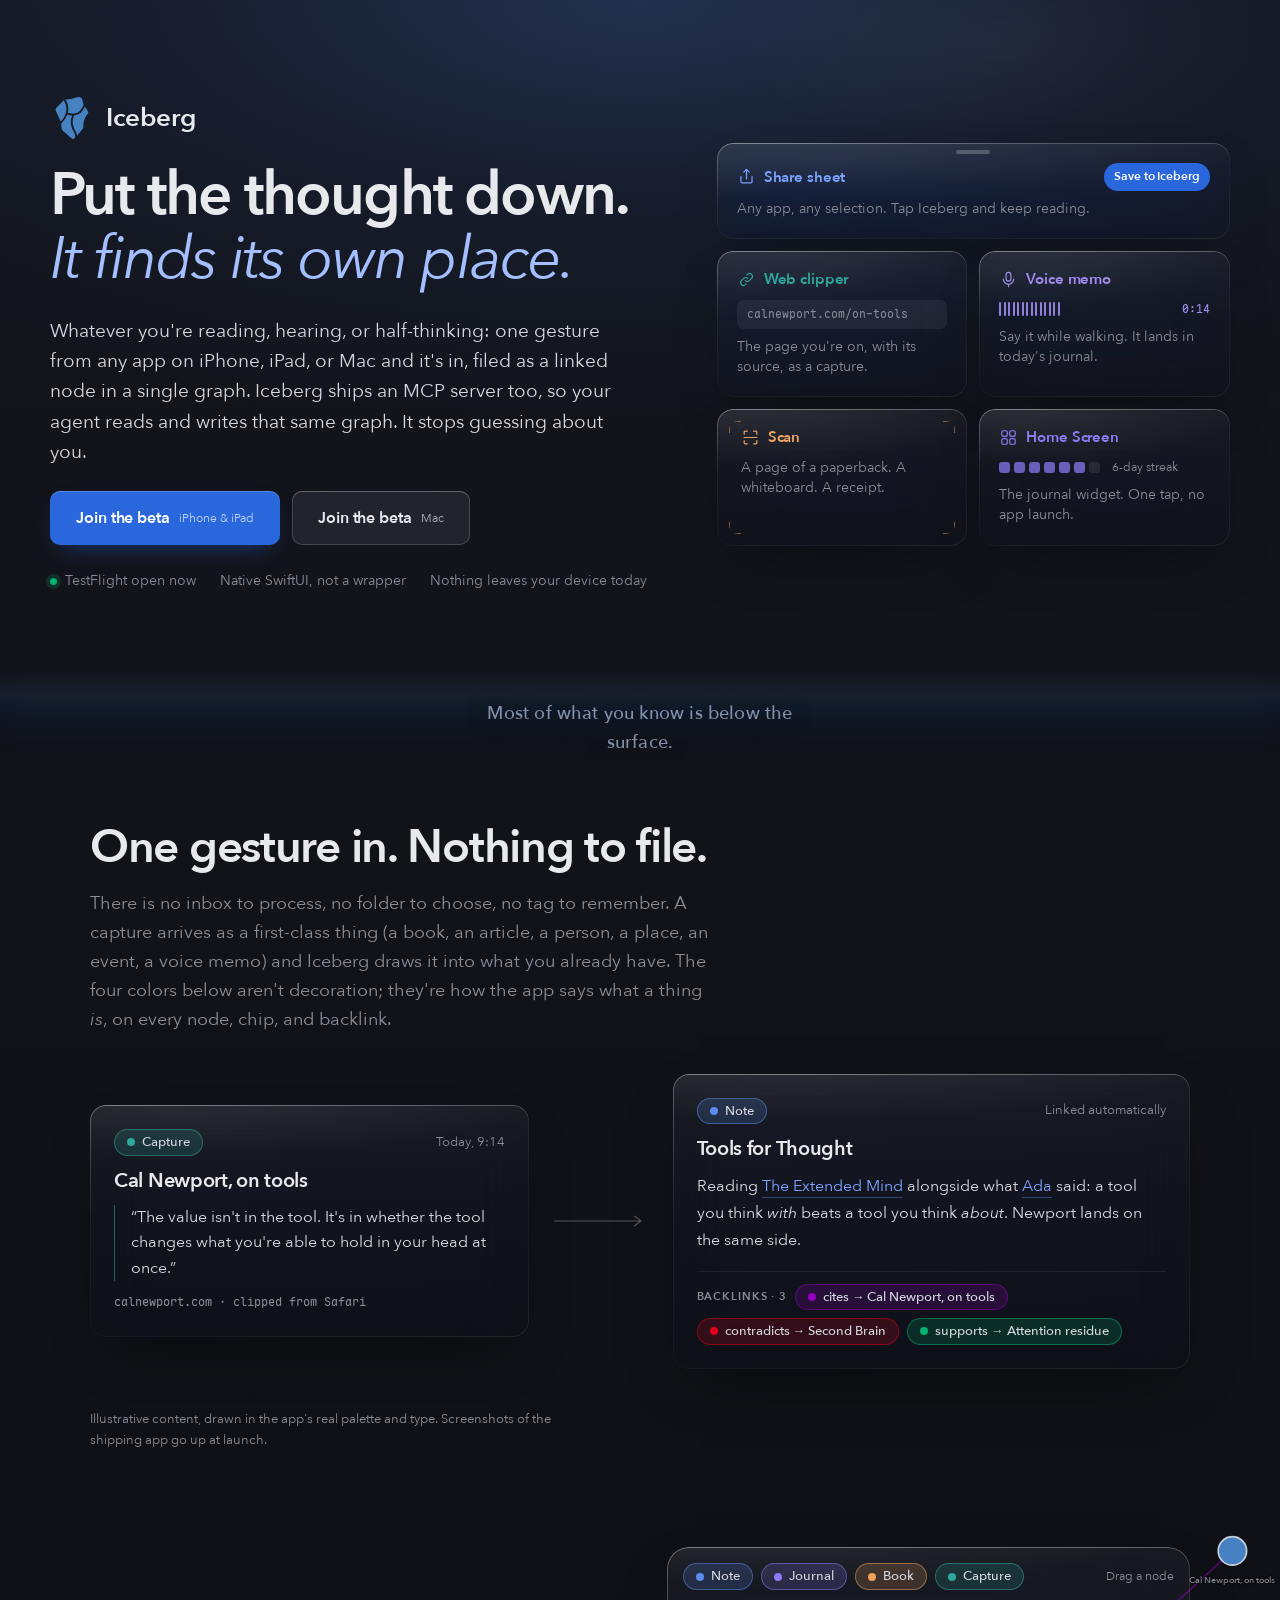
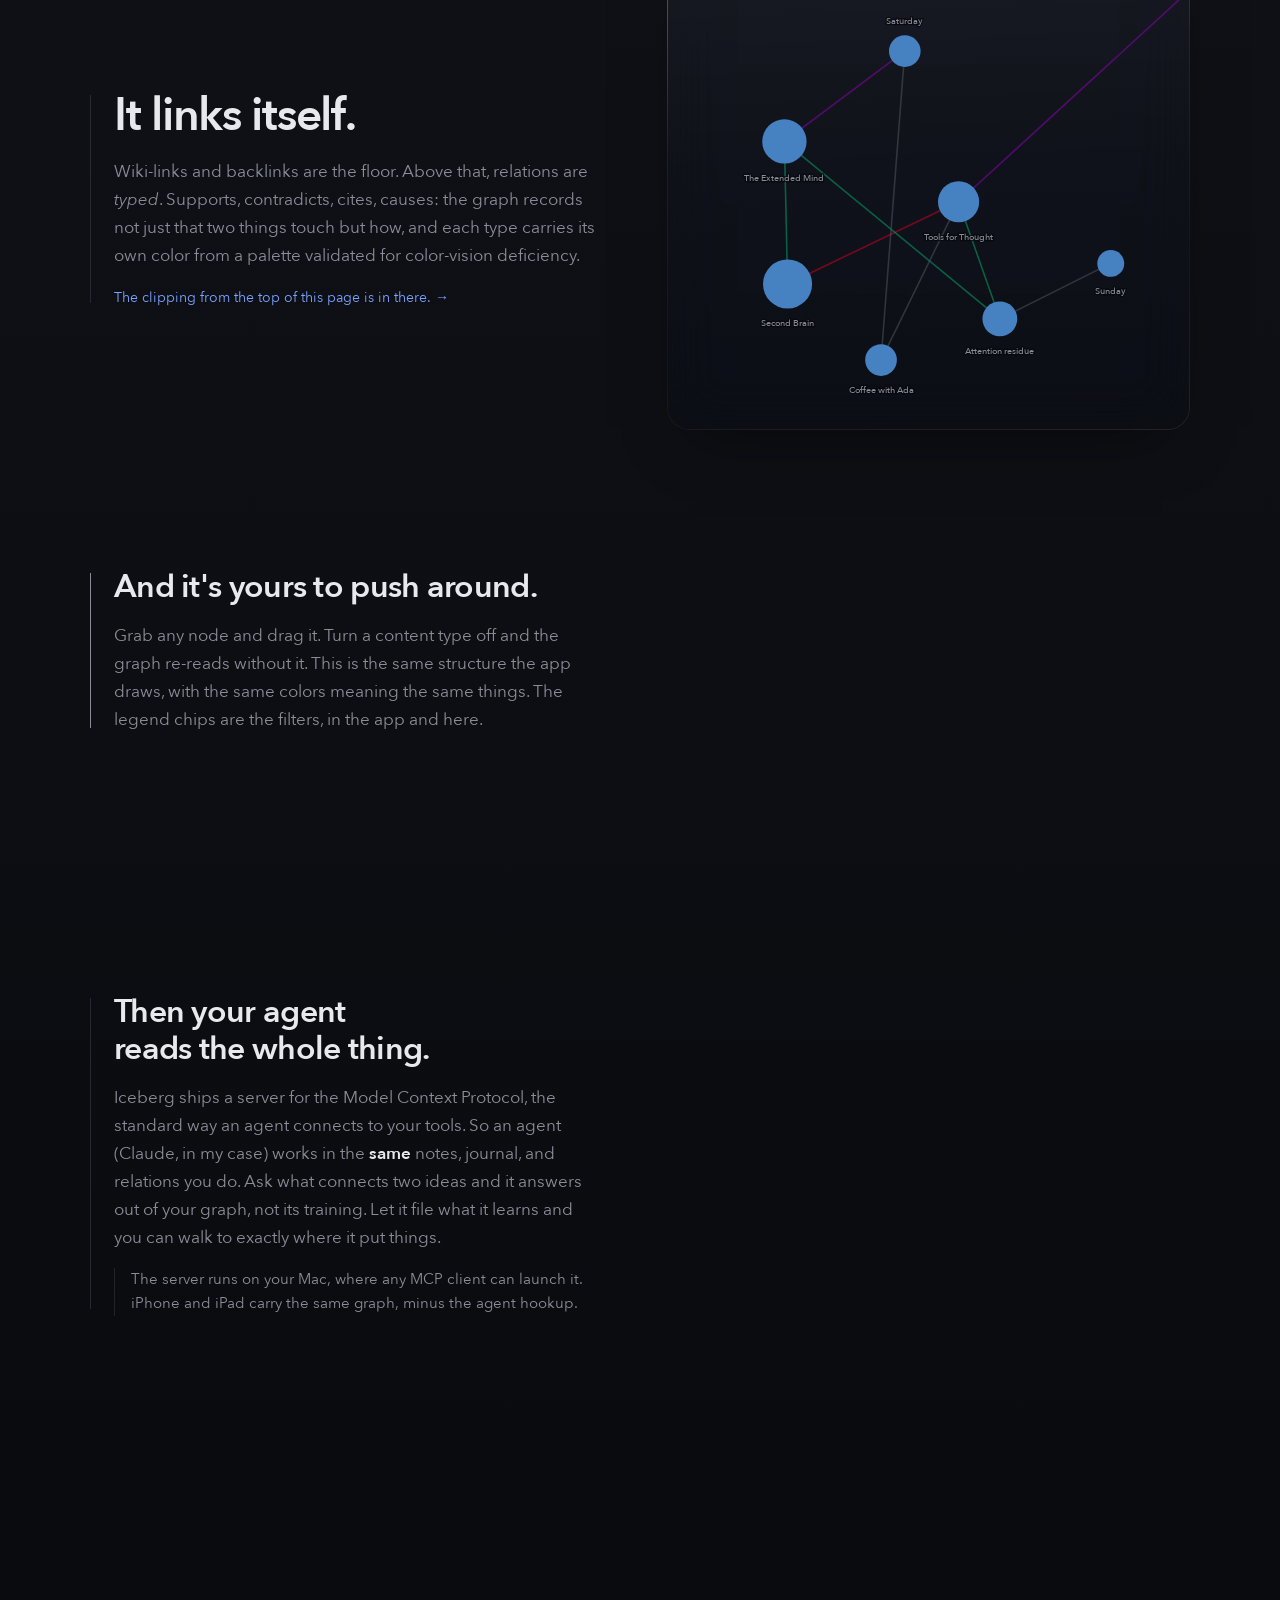
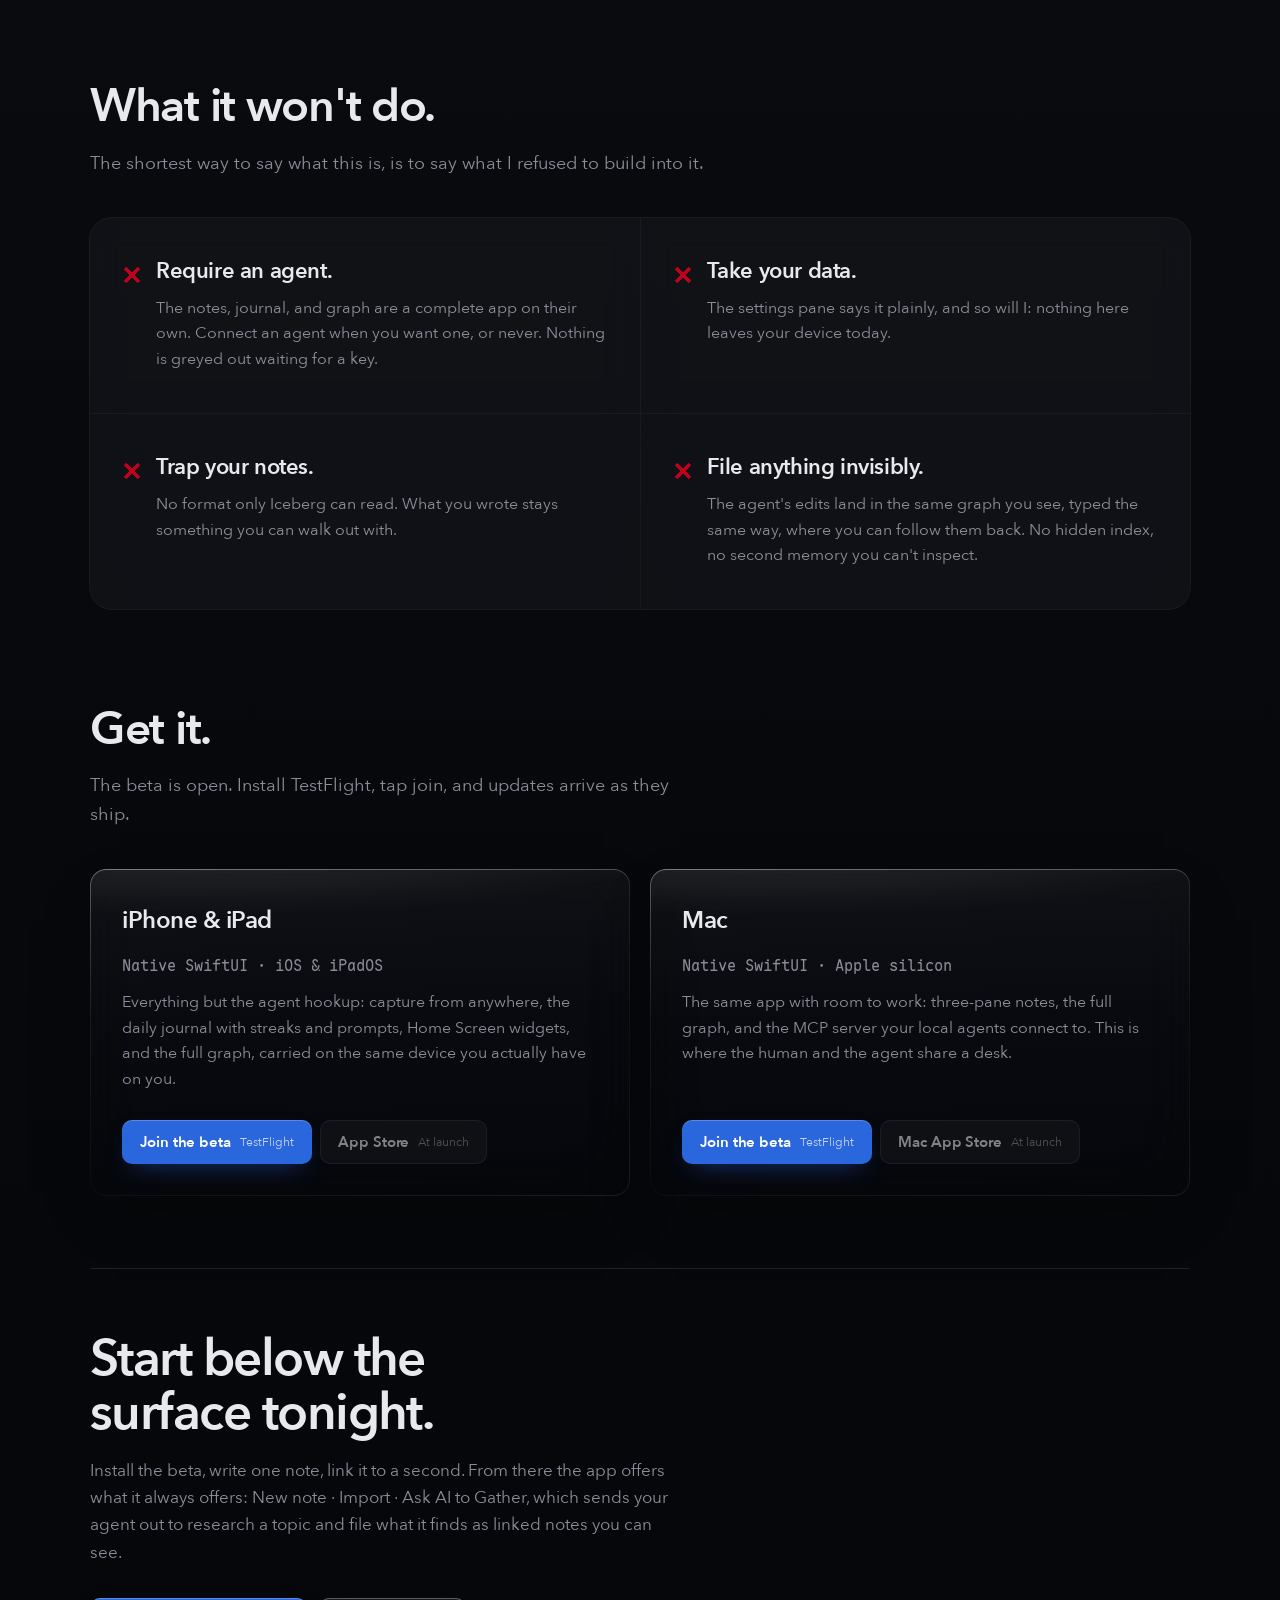
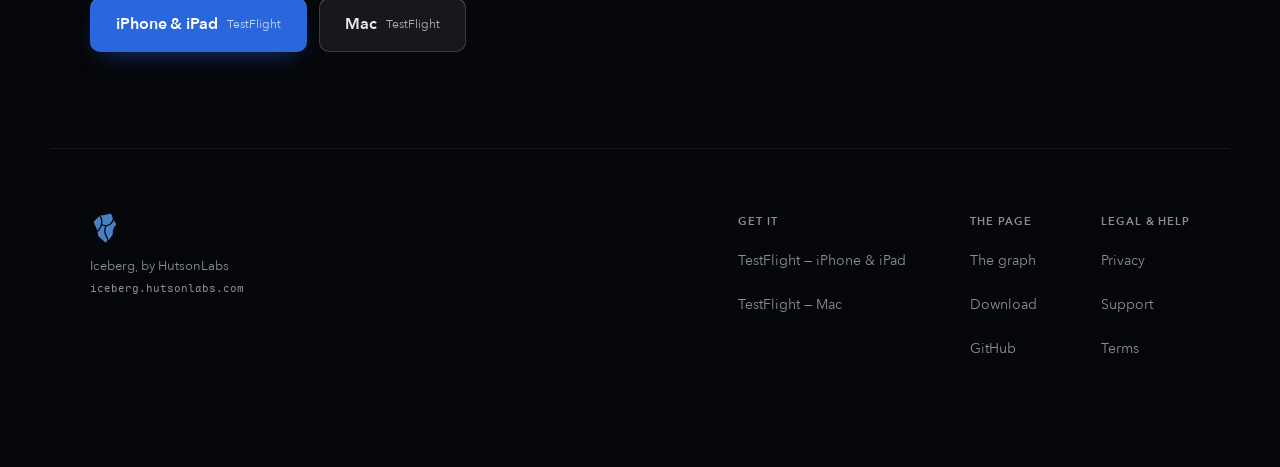
<file: site/index.html>
<!doctype html>
<html lang="en">
  <head>
    <meta charset="utf-8">
    <meta name="viewport" content="width=device-width, initial-scale=1">
    <meta name="color-scheme" content="dark">
    <title>Iceberg — put the thought down, it finds its own place</title>
    <meta name="description" content="Iceberg captures what you read, hear, and think from anywhere on iPhone, iPad, and Mac, and files it into one typed knowledge graph. It ships an MCP server, so your agent reads and writes that same graph. Beta open on TestFlight.">

    <!-- LAUNCH-DAY LINK SWAP — every URL that changes at release is tagged
         data-launch-link. Enumerated here and in README.md:
           testflight-ios   → the iOS TestFlight public invite URL
           testflight-mac   → the macOS TestFlight public invite URL
           appstore-ios     → the App Store listing (also drop [data-prelaunch])
           appstore-mac     → the Mac App Store listing (also drop [data-prelaunch])
         The App Store anchors carry data-prelaunch and render as "At launch"
         until the listing is live; deleting that attribute enables them. -->

    <link rel="icon" type="image/svg+xml" href="assets/favicon.svg">
    <link rel="apple-touch-icon" href="assets/favicon.svg">
    <link rel="preload" href="assets/fonts/AvenirNext-Regular.woff2" as="font" type="font/woff2" crossorigin>
    <link rel="preload" href="assets/fonts/AvenirNext-DemiBold.woff2" as="font" type="font/woff2" crossorigin>
    <link rel="stylesheet" href="styles.css">
    <meta property="og:type" content="website">
    <meta property="og:title" content="Iceberg — put the thought down, it finds its own place">
    <meta property="og:description" content="Capture from anywhere on iPhone, iPad, and Mac. It files itself into one typed graph — and ships an MCP server, so your agent reads and writes that same graph.">
    <meta property="og:url" content="https://iceberg.hutsonlabs.com/">
    <meta property="og:image" content="https://iceberg.hutsonlabs.com/assets/og.png">
    <meta property="og:image:width" content="1200">
    <meta property="og:image:height" content="630">
    <meta property="og:image:alt" content="Iceberg — a knowledge system for a human and an agent.">
    <meta name="twitter:card" content="summary_large_image">
    <script src="app.js" type="module" defer></script>
  </head>
  <body>
<!--
  THESIS: Iceberg's page is a descent, not a feature list. One idea owns it —
  a thought goes in with one gesture and finds its own place, and what surfaces
  is a graph both you and your agent read. Refuses the PKM landing page's
  three-icon-card row and its screenshot carousel.
  OWN-WORLD: The app's dark stock palette and Avenir Next. The typed-relation
  hues are the only saturated color, and they are quiet. Everything else is
  water: a depth ramp that cools and darkens as you scroll, and glass surfaces
  — specular top edge, backdrop blur and saturation — floating in it.
  STORY: Capture is one gesture from anywhere → the graph assembles itself from
  those captures, and you can grab it → your agent answers from that same graph
  → install the beta.
  FIRST VIEWPORT: Above the waterline. Headline left at display scale, primary
  TestFlight button directly under it; right, the five capture on-ramps as the
  drawn surfaces they actually are. No drawn iceberg anywhere on the page — the
  descent is carried by the ground's own darkening, not by an illustration.
  FORM: descent / water column — ranked first of seven; user-pinned across two
  structured rounds (2026-08-17), so no roll was dealt.
  FINISH: unreviewed and undocumented is unfinished; this build ends with the
  finish review, the verdict, DESIGN.md, and every shipping raster carrying its
  provenance.
-->
    <a class="skiplink" href="#main">Skip to content</a>

    <!-- Persistent install affordance — glass, reveals once the hero's own
         buttons have scrolled away, hides again over the footer. -->
    <div class="dock" id="dock" data-state="hidden">
      <a class="dock__brand" href="#top">
        <img src="assets/favicon.svg" alt="Iceberg" width="26" height="26">
      </a>
      <p class="dock__line">Beta open on TestFlight</p>
      <div class="dock__actions">
        <a class="btn btn--primary btn--sm" data-launch-link="testflight-ios"
           href="https://testflight.apple.com/join/TuDfkcgr">iPhone &amp; iPad</a>
        <a class="btn btn--glass btn--sm" data-launch-link="testflight-mac"
           href="https://testflight.apple.com/join/TuDfkcgr">Mac</a>
      </div>
    </div>

    <!-- ============================================================ -->
    <!-- ABOVE THE WATERLINE                                          -->
    <!-- ============================================================ -->
    <header class="hero" id="top">
      <div class="hero__sky" aria-hidden="true"></div>

      <div class="hero__inner">
        <div class="hero__copy">
          <div class="mark">
            <img src="assets/favicon.svg" alt="" width="44" height="44">
            <span>Iceberg</span>
          </div>

          <h1 class="hero__h1">Put the thought down. <br><em>It finds its own place.</em></h1>

          <p class="hero__lead">Whatever you're reading, hearing, or half-thinking: one gesture from any app
          on iPhone, iPad, or Mac and it's in, filed as a linked node in a single
          graph. Iceberg ships an MCP server too, so your agent reads and writes
          that same graph. It stops guessing about you.</p>

          <div class="hero__actions">
            <a class="btn btn--primary btn--lg" data-launch-link="testflight-ios"
               href="https://testflight.apple.com/join/TuDfkcgr">Join the beta<span class="btn__meta">iPhone &amp; iPad</span></a>
            <a class="btn btn--glass btn--lg" data-launch-link="testflight-mac"
               href="https://testflight.apple.com/join/TuDfkcgr">Join the beta<span class="btn__meta">Mac</span></a>
          </div>

          <ul class="hero__facts">
            <li><span class="dot dot--live"></span>TestFlight open now</li>
            <li>Native SwiftUI, not a wrapper</li>
            <li>Nothing leaves your device today</li>
          </ul>
        </div>

        <!-- The five on-ramps, drawn as the surfaces they actually are. The
             clipping is mid-flight; it is the node that lands in the graph
             three sections down. -->
        <div class="ramps" aria-label="Five ways a thought gets into Iceberg">
          <figure class="ramp ramp--share glass" style="--i:0">
            <span class="ramp__grab" aria-hidden="true"></span>
            <div class="ramp__chrome">
              <svg class="ico" viewBox="0 0 24 24" aria-hidden="true"><path d="M12 15V3m0 0L8.5 6.5M12 3l3.5 3.5"/><path d="M5 12v6.5A1.5 1.5 0 0 0 6.5 20h11a1.5 1.5 0 0 0 1.5-1.5V12"/></svg>
              <span>Share sheet</span>
              <span class="ramp__tag">Save to Iceberg</span>
            </div>
            <figcaption>Any app, any selection. Tap Iceberg and keep reading.</figcaption>
          </figure>

          <figure class="ramp ramp--clip glass" style="--i:1">
            <div class="ramp__chrome">
              <svg class="ico" viewBox="0 0 24 24" aria-hidden="true"><path d="M10.5 13.5a3.5 3.5 0 0 0 5 0l3-3a3.54 3.54 0 0 0-5-5l-1 1"/><path d="M13.5 10.5a3.5 3.5 0 0 0-5 0l-3 3a3.54 3.54 0 0 0 5 5l1-1"/></svg>
              <span>Web clipper</span>
            </div>
            <p class="ramp__url" aria-hidden="true">calnewport.com/on-tools</p>
            <figcaption>The page you're on, with its source, as a capture.</figcaption>
          </figure>

          <figure class="ramp ramp--voice glass" style="--i:2">
            <div class="ramp__chrome">
              <svg class="ico" viewBox="0 0 24 24" aria-hidden="true"><rect x="9" y="3" width="6" height="11" rx="3"/><path d="M5.5 11.5a6.5 6.5 0 0 0 13 0M12 18v3"/></svg>
              <span>Voice memo</span>
            </div>
            <div class="ramp__rec" aria-hidden="true">
              <span class="ramp__wave"><i></i><i></i><i></i><i></i><i></i><i></i><i></i><i></i><i></i><i></i><i></i><i></i><i></i><i></i></span>
              <span class="ramp__time">0:14</span>
            </div>
            <figcaption>Say it while walking. It lands in today's journal.</figcaption>
          </figure>

          <figure class="ramp ramp--scan glass" style="--i:3">
            <span class="ramp__frame" aria-hidden="true"></span>
            <div class="ramp__chrome">
              <svg class="ico" viewBox="0 0 24 24" aria-hidden="true"><path d="M4 8V5.5A1.5 1.5 0 0 1 5.5 4H8M16 4h2.5A1.5 1.5 0 0 1 20 5.5V8M20 16v2.5a1.5 1.5 0 0 1-1.5 1.5H16M8 20H5.5A1.5 1.5 0 0 1 4 18.5V16"/><path d="M4 12h16"/></svg>
              <span>Scan</span>
            </div>
            <figcaption>A page of a paperback. A whiteboard. A receipt.</figcaption>
          </figure>

          <figure class="ramp ramp--widget glass" style="--i:4">
            <div class="ramp__chrome">
              <svg class="ico" viewBox="0 0 24 24" aria-hidden="true"><rect x="3.5" y="3.5" width="7" height="7" rx="2"/><rect x="13.5" y="3.5" width="7" height="7" rx="2"/><rect x="3.5" y="13.5" width="7" height="7" rx="2"/><rect x="13.5" y="13.5" width="7" height="7" rx="2"/></svg>
              <span>Home Screen</span>
            </div>
            <div class="ramp__streak" aria-hidden="true">
              <i class="on"></i><i class="on"></i><i class="on"></i><i class="on"></i><i class="on"></i><i class="on"></i><i></i>
              <span>6-day streak</span>
            </div>
            <figcaption>The journal widget. One tap, no app launch.</figcaption>
          </figure>
        </div>
      </div>

    </header>

    <!-- ============================================================ -->
    <!-- THE CROSSING                                                 -->
    <!-- ============================================================ -->
    <div class="waterline">
      <div class="waterline__glass" aria-hidden="true"></div>
      <p class="waterline__line">Most of what you know is below the surface.</p>

    </div>

    <main id="main">

      <!-- ---------------------------------------------------------- -->
      <!-- STATION 1 — what one capture actually becomes              -->
      <!-- ---------------------------------------------------------- -->
      <section class="station" data-depth="1" aria-labelledby="h-in">
        <div class="station__head">
          <h2 id="h-in">One gesture in. Nothing to file.</h2>
          <p>There is no inbox to process, no folder to choose, no tag to
          remember. A capture arrives as a first-class thing (a book, an
          article, a person, a place, an event, a voice memo) and Iceberg draws
          it into what you already have. The four colors below aren't decoration;
          they're how the app says what a thing <em>is</em>, on every node, chip,
          and backlink.</p>
        </div>

        <div class="landing">
          <!-- What arrives -->
          <article class="capture glass">
            <header class="capture__head">
              <span class="chip chip--capture">Capture</span>
              <time datetime="2026-08-17T09:14">Today, 9:14</time>
            </header>
            <h3 class="capture__title">Cal Newport, on tools</h3>
            <p class="capture__body">“The value isn't in the tool. It's in
            whether the tool changes what you're able to hold in your head at
            once.”</p>
            <p class="capture__src">calnewport.com · clipped from Safari</p>
          </article>

          <div class="landing__arrow" aria-hidden="true">
            <svg viewBox="0 0 120 24"><path d="M2 12h108m0 0-8-6m8 6-8 6"/></svg>
          </div>

          <!-- What it becomes -->
          <article class="note glass">
            <header class="note__head">
              <span class="chip chip--note">Note</span>
              <span class="note__meta">Linked automatically</span>
            </header>
            <h3 class="note__title">Tools for Thought</h3>
            <p class="note__body">Reading <a class="wikilink" href="#deep">The
            Extended Mind</a> alongside what <a class="wikilink" href="#deep">Ada</a>
            said: a tool you think <em>with</em> beats a tool you think
            <em>about</em>. Newport lands on the same side.</p>
            <footer class="note__links">
              <span class="lbl">Backlinks · 3</span>
              <span class="chip chip--cites">cites → Cal Newport, on tools</span>
              <span class="chip chip--contradicts">contradicts → Second Brain</span>
              <span class="chip chip--supports">supports → Attention residue</span>
            </footer>
          </article>
        </div>

        <p class="fineprint">Illustrative content, drawn in the app's real
        palette and type. Screenshots of the shipping app go up at launch.</p>
      </section>

      <!-- ---------------------------------------------------------- -->
      <!-- STATION 2 — the graph: assembles, then you take it,        -->
      <!--             then the agent reads it. One stage, three beats-->
      <!-- ---------------------------------------------------------- -->
      <section class="deep" id="deep" data-depth="2" aria-labelledby="h-graph">

        <div class="deep__stage">
          <div class="stage glass">
            <div class="stage__bar">
              <div class="legend" role="group" aria-label="Filter the graph by content type">
                <label class="chip chip--note"><input type="checkbox" data-type="note" checked>Note</label>
                <label class="chip chip--journal"><input type="checkbox" data-type="journal" checked>Journal</label>
                <label class="chip chip--book"><input type="checkbox" data-type="book" checked>Book</label>
                <label class="chip chip--capture"><input type="checkbox" data-type="capture" checked>Capture</label>
              </div>
              <p class="stage__hint" id="stage-hint">Drag a node</p>
            </div>

            <svg class="graph" id="graph" viewBox="0 0 620 520"
                 role="img" aria-labelledby="graph-desc">
              <desc id="graph-desc">A knowledge graph of eight things: a clipping
              of Cal Newport cites the note Tools for Thought, which contradicts
              the note Second Brain and is supported by the note Attention
              residue. The book The Extended Mind supports both Second Brain and
              Attention residue, and is cited by the journal entry Saturday.
              Saturday relates to the capture Coffee with Ada, which relates to
              Tools for Thought. The journal entry Sunday relates to Attention
              residue.</desc>
              <g class="graph__edges" fill="none">
                <line class="on" data-a="clipping" data-b="tools-thought" data-rel="cites"
                      x1="466" y1="128" x2="346" y2="254"
                      stroke="var(--rel-cites)" style="color:var(--rel-cites)"/>
                <line class="on" data-a="tools-thought" data-b="second-brain" data-rel="contradicts"
                      x1="346" y1="254" x2="132" y2="356"
                      stroke="var(--rel-contradicts)" style="color:var(--rel-contradicts)"/>
                <line class="on" data-a="attention" data-b="tools-thought" data-rel="supports"
                      x1="400" y1="400" x2="346" y2="254"
                      stroke="var(--rel-supports)" style="color:var(--rel-supports)"/>
                <line class="on" data-a="extended-mind" data-b="second-brain" data-rel="supports"
                      x1="128" y1="176" x2="132" y2="356"
                      stroke="var(--rel-supports)" style="color:var(--rel-supports)"/>
                <line class="on" data-a="extended-mind" data-b="attention" data-rel="supports"
                      x1="128" y1="176" x2="400" y2="400"
                      stroke="var(--rel-supports)" style="color:var(--rel-supports)"/>
                <line class="on" data-a="saturday" data-b="extended-mind" data-rel="cites"
                      x1="280" y1="62" x2="128" y2="176"
                      stroke="var(--rel-cites)" style="color:var(--rel-cites)"/>
                <line class="on" data-a="saturday" data-b="coffee-ada" data-rel="related"
                      x1="280" y1="62" x2="250" y2="452"
                      stroke="var(--rel-related)" style="color:var(--rel-related)"/>
                <line class="on" data-a="coffee-ada" data-b="tools-thought" data-rel="related"
                      x1="250" y1="452" x2="346" y2="254"
                      stroke="var(--rel-related)" style="color:var(--rel-related)"/>
                <line class="on" data-a="sunday" data-b="attention" data-rel="related"
                      x1="540" y1="330" x2="400" y2="400"
                      stroke="var(--rel-related)" style="color:var(--rel-related)"/>
              </g>
              <g class="graph__nodes">
                <g class="on" data-id="saturday" data-type="journal" data-r="20" data-x="280" data-y="62"
                   transform="translate(280 62)">
                  <circle r="20" fill="var(--node)"/>
                  <text y="-34">Saturday</text>
                </g>
                <g class="on" data-id="clipping" data-type="capture" data-r="18" data-x="466" data-y="128"
                   transform="translate(466 128)">
                  <circle r="18" fill="var(--node)"/>
                  <text y="40">Cal Newport, on tools</text>
                </g>
                <g class="on" data-id="extended-mind" data-type="book" data-r="28" data-x="128" data-y="176"
                   transform="translate(128 176)">
                  <circle r="28" fill="var(--node)"/>
                  <text y="50">The Extended Mind</text>
                </g>
                <g class="on" data-id="tools-thought" data-type="note" data-r="26" data-x="346" data-y="254"
                   transform="translate(346 254)">
                  <circle r="26" fill="var(--node)"/>
                  <text y="48">Tools for Thought</text>
                </g>
                <g class="on" data-id="second-brain" data-type="note" data-r="31" data-x="132" data-y="356"
                   transform="translate(132 356)">
                  <circle r="31" fill="var(--node)"/>
                  <text y="53">Second Brain</text>
                </g>
                <g class="on" data-id="sunday" data-type="journal" data-r="17" data-x="540" data-y="330"
                   transform="translate(540 330)">
                  <circle r="17" fill="var(--node)"/>
                  <text y="39">Sunday</text>
                </g>
                <g class="on" data-id="attention" data-type="note" data-r="22" data-x="400" data-y="400"
                   transform="translate(400 400)">
                  <circle r="22" fill="var(--node)"/>
                  <text y="44">Attention residue</text>
                </g>
                <g class="on" data-id="coffee-ada" data-type="capture" data-r="20" data-x="250" data-y="452"
                   transform="translate(250 452)">
                  <circle r="20" fill="var(--node)"/>
                  <text y="42">Coffee with Ada</text>
                </g>
              </g>
            </svg>

            <!-- The agent's answer, rendered over the same graph in beat 3 -->
            <div class="answer" id="answer" hidden>
              <div class="answer__q"><span class="lbl">You</span><p>What have I read that argues against the second-brain idea?</p></div>
              <div class="answer__a">
                <span class="lbl">Claude, via MCP</span>
                <p>Two things, both yours. <b data-node="tools-thought">Tools for
                Thought</b> contradicts <b data-node="second-brain">Second
                Brain</b> outright. You wrote it the evening after
                <b data-node="coffee-ada">Coffee with Ada</b>. And
                <b data-node="attention">Attention residue</b> supports it from
                the other direction, citing <b data-node="extended-mind">The
                Extended Mind</b>, which you finished on
                <b data-node="saturday">Saturday</b>.</p>
              </div>
            </div>
          </div>
        </div>

        <div class="deep__beats">
          <div class="beat" data-beat="assemble">
            <h2 id="h-graph">It links itself.</h2>
            <p>Wiki-links and backlinks are the floor. Above that, relations are
            <em>typed</em>. Supports, contradicts, cites, causes: the graph records not
            just that two things touch but how, and each type carries its own color
            from a palette validated for color-vision deficiency.</p>
            <p class="beat__cue">The clipping from the top of this page is in there. →</p>
          </div>

          <div class="beat" data-beat="play">
            <h3>And it's yours to push around.</h3>
            <p>Grab any node and drag it. Turn a content type off and the graph
            re-reads without it. This is the same structure the app draws, with
            the same colors meaning the same things. The legend chips are the
            filters, in the app and here.</p>
          </div>

          <div class="beat" data-beat="agent">
            <h3>Then your agent reads the whole thing.</h3>
            <p>Iceberg ships a server for the Model Context Protocol, the standard
            way an agent connects to your tools. So an agent (Claude, in my case) works
            in the <strong>same</strong> notes, journal, and relations you do. Ask what connects two ideas and it answers out of your graph, not
            its training. Let it file what it learns and you can walk to exactly
            where it put things.</p>
            <p class="beat__note">The server runs on your Mac, where any MCP
            client can launch it. iPhone and iPad carry the same graph, minus the
            agent hookup.</p>
          </div>
        </div>
      </section>

      <!-- ---------------------------------------------------------- -->
      <!-- STATION 3 — the refusals                                   -->
      <!-- ---------------------------------------------------------- -->
      <section class="station station--wide" data-depth="3" aria-labelledby="h-wont">
        <div class="station__head">
          <h2 id="h-wont">What it won't do.</h2>
          <p>The shortest way to say what this is, is to say what I refused to
          build into it.</p>
        </div>

        <ol class="refusals">
          <li>
            <h3>Require an agent.</h3>
            <p>The notes, journal, and graph are a complete app on their own.
            Connect an agent when you want one, or never. Nothing is greyed out
            waiting for a key.</p>
          </li>
          <li>
            <h3>Take your data.</h3>
            <p>The settings pane says it plainly, and so will I: nothing here
            leaves your device today.</p>
          </li>
          <li>
            <h3>Trap your notes.</h3>
            <p>No format only Iceberg can read. What you wrote stays something you
            can walk out with.</p>
          </li>
          <li>
            <h3>File anything invisibly.</h3>
            <p>The agent's edits land in the same graph you see, typed the same
            way, where you can follow them back. No hidden index, no second
            memory you can't inspect.</p>
          </li>
        </ol>
      </section>

      <!-- ---------------------------------------------------------- -->
      <!-- THE FLOOR — deepest point on the page                      -->
      <!-- ---------------------------------------------------------- -->
      <section class="station" id="get" data-depth="4" aria-labelledby="h-get">
        <div class="station__head">
          <h2 id="h-get">Get it.</h2>
          <p>The beta is open. Install TestFlight, tap join, and updates arrive as
          they ship.</p>
        </div>

        <div class="platforms">
          <article class="platform glass">
            <h3>iPhone &amp; iPad</h3>
            <p class="platform__spec">Native SwiftUI · iOS &amp; iPadOS</p>
            <p>Everything but the agent hookup: capture from anywhere, the daily
            journal with streaks and prompts, Home Screen widgets, and the full
            graph, carried on the same device you actually have on you.</p>
            <div class="platform__actions">
              <a class="btn btn--primary btn--sm" data-launch-link="testflight-ios"
                 href="https://testflight.apple.com/join/XXXXXXXX">Join the beta<span class="btn__meta">TestFlight</span></a>
              <a class="btn btn--glass btn--sm" data-launch-link="appstore-ios" data-prelaunch
                 href="https://apps.apple.com/app/iceberg/id0000000000">App Store<span class="btn__meta">At launch</span></a>
            </div>
          </article>

          <article class="platform glass">
            <h3>Mac</h3>
            <p class="platform__spec">Native SwiftUI · Apple silicon</p>
            <p>The same app with room to work: three-pane notes, the full graph,
            and the MCP server your local agents connect to. This is where the
            human and the agent share a desk.</p>
            <div class="platform__actions">
              <a class="btn btn--primary btn--sm" data-launch-link="testflight-mac"
                 href="https://testflight.apple.com/join/YYYYYYYY">Join the beta<span class="btn__meta">TestFlight</span></a>
              <a class="btn btn--glass btn--sm" data-launch-link="appstore-mac" data-prelaunch
                 href="https://apps.apple.com/app/iceberg/id0000000000?platform=mac">Mac App Store<span class="btn__meta">At launch</span></a>
            </div>
          </article>
        </div>

        <div class="close">
          <h3>Start below the surface tonight.</h3>
          <p>Install the beta, write one note, link it to a second. From there the
          app offers what it always offers: New note · Import · Ask AI to Gather,
          which sends your agent out to research a topic and file what it finds as
          linked notes you can see.</p>
          <div class="close__actions">
            <a class="btn btn--primary btn--lg" data-launch-link="testflight-ios"
               href="https://testflight.apple.com/join/XXXXXXXX">iPhone &amp; iPad<span class="btn__meta">TestFlight</span></a>
            <a class="btn btn--glass btn--lg" data-launch-link="testflight-mac"
               href="https://testflight.apple.com/join/YYYYYYYY">Mac<span class="btn__meta">TestFlight</span></a>
          </div>
        </div>
      </section>
    </main>

    <footer class="footer">
      <div class="footer__brand">
        <img src="assets/favicon.svg" alt="" width="30" height="30">
        <p>Iceberg, by HutsonLabs<br><span class="mono">iceberg.hutsonlabs.com</span></p>
      </div>
      <nav class="footer__cols" aria-label="Footer">
        <div class="footer__col">
          <p class="lbl">Get it</p>
          <a data-launch-link="testflight-ios" href="https://testflight.apple.com/join/XXXXXXXX">TestFlight — iPhone &amp; iPad</a>
          <a data-launch-link="testflight-mac" href="https://testflight.apple.com/join/YYYYYYYY">TestFlight — Mac</a>
        </div>
        <div class="footer__col">
          <p class="lbl">The page</p>
          <a href="#deep">The graph</a>
          <a href="#get">Download</a>
          <a href="https://github.com/HutsonLabs">GitHub</a>
        </div>
        <div class="footer__col">
          <p class="lbl">Legal &amp; help</p>
          <a href="privacy.html">Privacy</a>
          <a href="support.html">Support</a>
          <a href="terms.html">Terms</a>
        </div>
      </nav>
    </footer>
  </body>
</html>
</file>
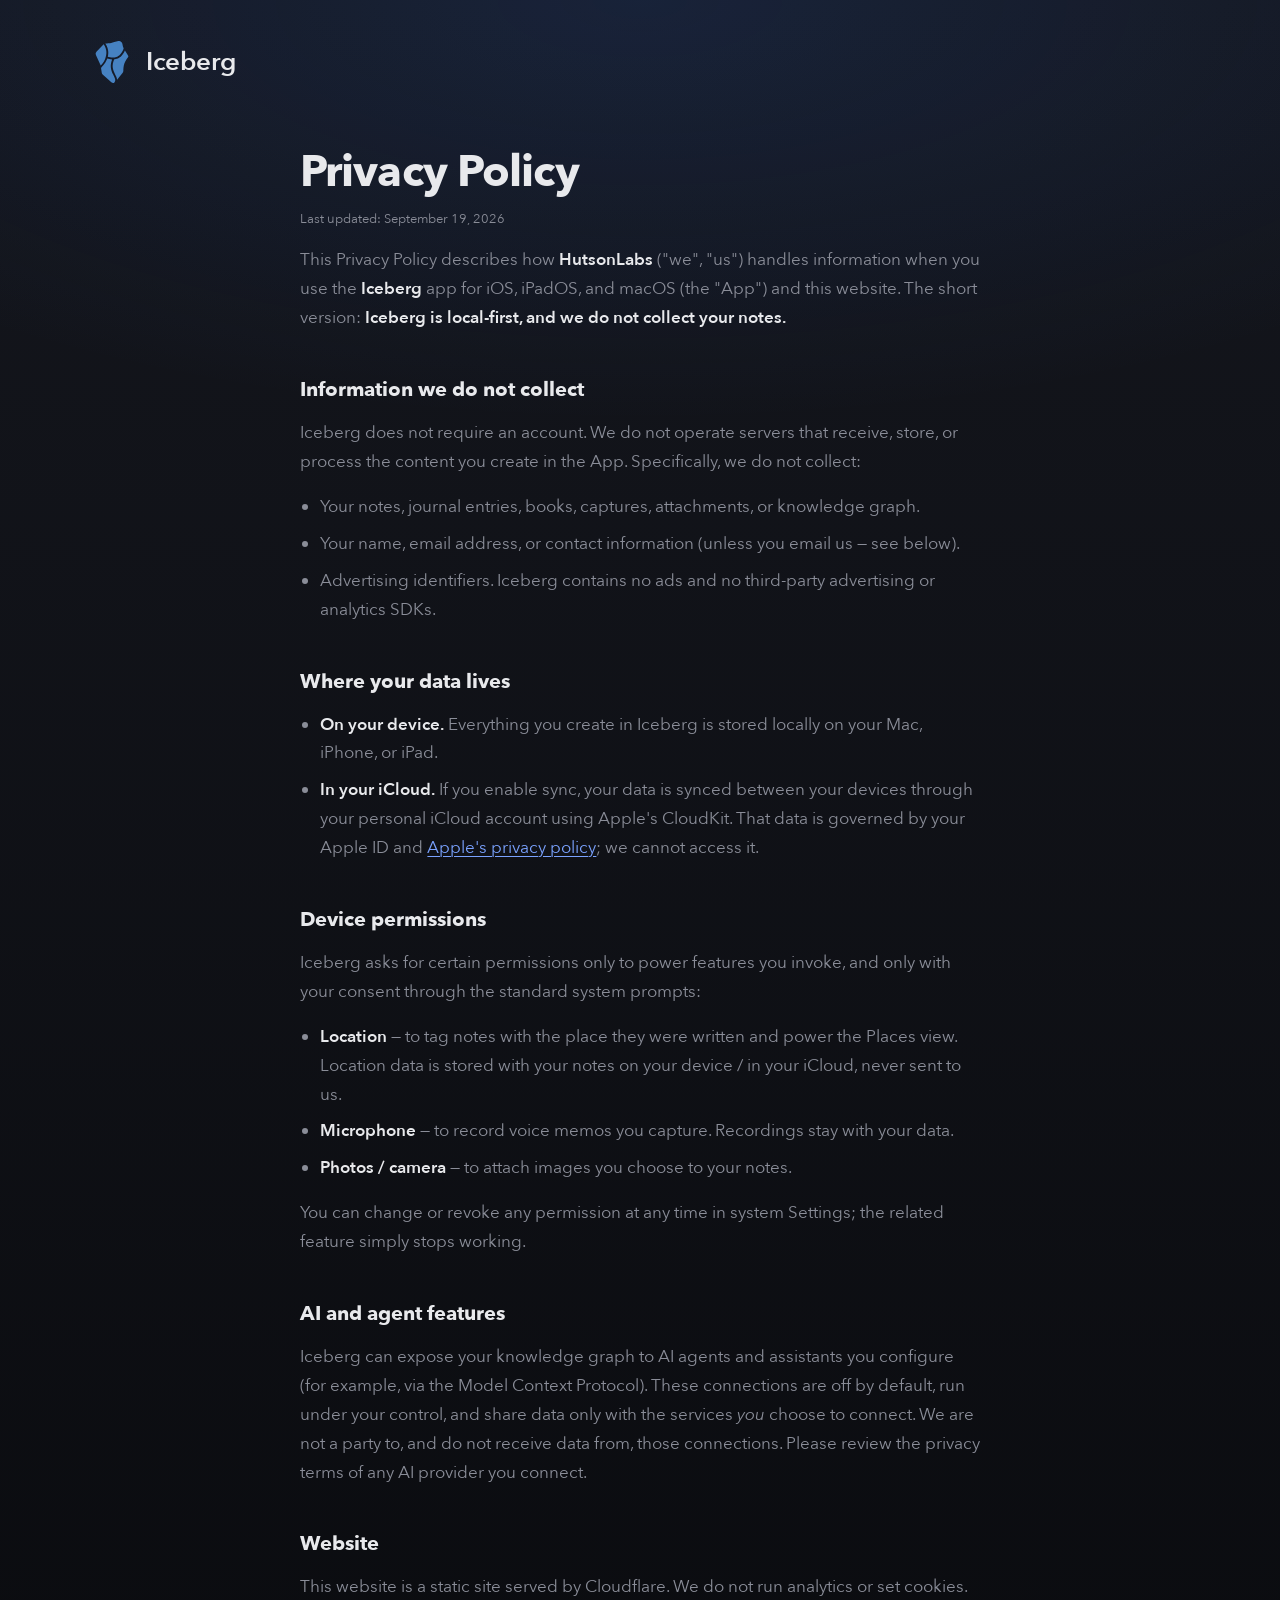
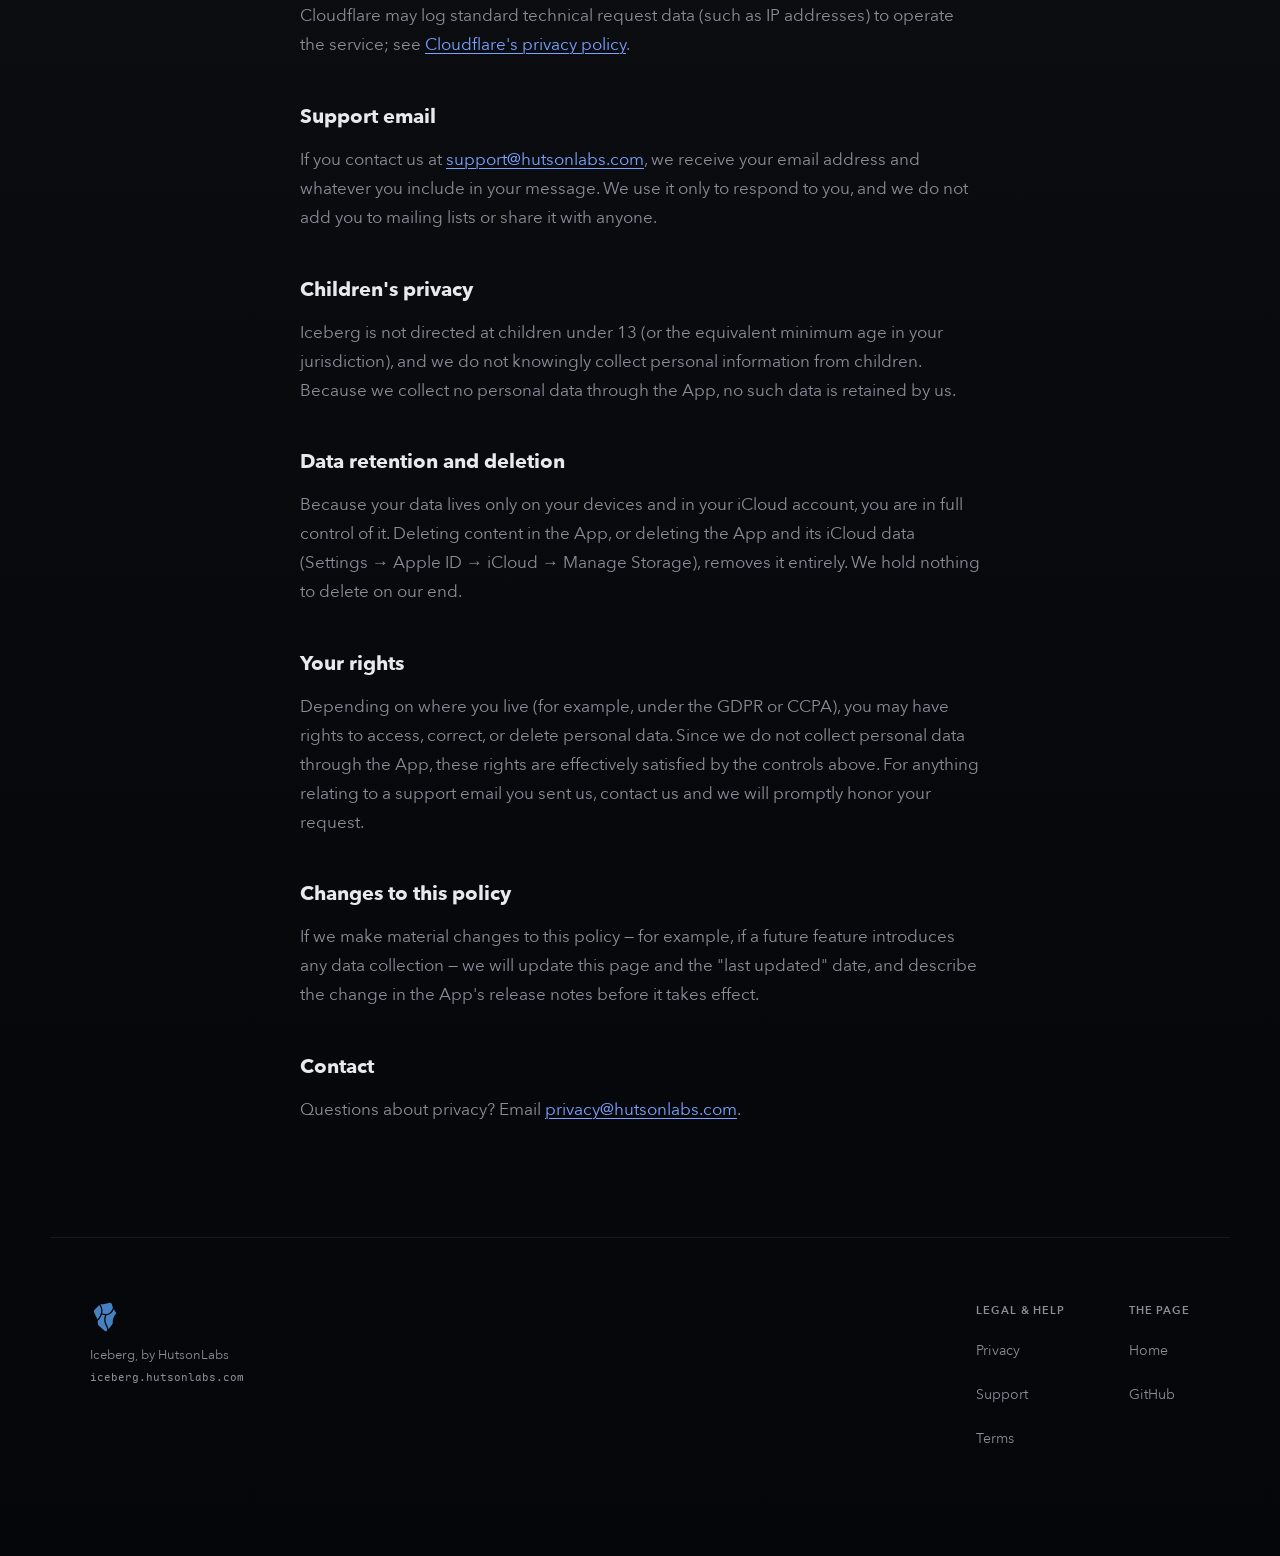
<file: site/privacy.html>
<!doctype html>
<html lang="en">
  <head>
    <meta charset="utf-8">
    <meta name="viewport" content="width=device-width, initial-scale=1">
    <meta name="color-scheme" content="dark">
    <title>Privacy Policy — Iceberg</title>
    <meta name="description" content="Privacy policy for Iceberg, the local-first knowledge app by HutsonLabs.">
    <link rel="icon" type="image/svg+xml" href="assets/favicon.svg">
    <link rel="preload" href="assets/fonts/AvenirNext-Regular.woff2" as="font" type="font/woff2" crossorigin>
    <link rel="stylesheet" href="styles.css">
  </head>
  <body>
    <a class="skiplink" href="#main">Skip to content</a>
    <header class="legal__bar">
      <a class="mark" href="/"><img src="assets/favicon.svg" alt="" width="44" height="44"><span>Iceberg</span></a>
    </header>
    <main class="legal" id="main">
  <h1>Privacy Policy</h1>
  <p class="updated">Last updated: September 19, 2026</p>

  <p>This Privacy Policy describes how <strong>HutsonLabs</strong> ("we", "us") handles information when you use the <strong>Iceberg</strong> app for iOS, iPadOS, and macOS (the "App") and this website. The short version: <strong>Iceberg is local-first, and we do not collect your notes.</strong></p>

  <h2>Information we do not collect</h2>
  <p>Iceberg does not require an account. We do not operate servers that receive, store, or process the content you create in the App. Specifically, we do not collect:</p>
  <ul>
    <li>Your notes, journal entries, books, captures, attachments, or knowledge graph.</li>
    <li>Your name, email address, or contact information (unless you email us — see below).</li>
    <li>Advertising identifiers. Iceberg contains no ads and no third-party advertising or analytics SDKs.</li>
  </ul>

  <h2>Where your data lives</h2>
  <ul>
    <li><strong>On your device.</strong> Everything you create in Iceberg is stored locally on your Mac, iPhone, or iPad.</li>
    <li><strong>In your iCloud.</strong> If you enable sync, your data is synced between your devices through your personal iCloud account using Apple's CloudKit. That data is governed by your Apple ID and <a href="https://www.apple.com/legal/privacy/">Apple's privacy policy</a>; we cannot access it.</li>
  </ul>

  <h2>Device permissions</h2>
  <p>Iceberg asks for certain permissions only to power features you invoke, and only with your consent through the standard system prompts:</p>
  <ul>
    <li><strong>Location</strong> — to tag notes with the place they were written and power the Places view. Location data is stored with your notes on your device / in your iCloud, never sent to us.</li>
    <li><strong>Microphone</strong> — to record voice memos you capture. Recordings stay with your data.</li>
    <li><strong>Photos / camera</strong> — to attach images you choose to your notes.</li>
  </ul>
  <p>You can change or revoke any permission at any time in system Settings; the related feature simply stops working.</p>

  <h2>AI and agent features</h2>
  <p>Iceberg can expose your knowledge graph to AI agents and assistants you configure (for example, via the Model Context Protocol). These connections are off by default, run under your control, and share data only with the services <em>you</em> choose to connect. We are not a party to, and do not receive data from, those connections. Please review the privacy terms of any AI provider you connect.</p>

  <h2>Website</h2>
  <p>This website is a static site served by Cloudflare. We do not run analytics or set cookies. Cloudflare may log standard technical request data (such as IP addresses) to operate the service; see <a href="https://www.cloudflare.com/privacypolicy/">Cloudflare's privacy policy</a>.</p>

  <h2>Support email</h2>
  <p>If you contact us at <a href="mailto:support@hutsonlabs.com">support@hutsonlabs.com</a>, we receive your email address and whatever you include in your message. We use it only to respond to you, and we do not add you to mailing lists or share it with anyone.</p>

  <h2>Children's privacy</h2>
  <p>Iceberg is not directed at children under 13 (or the equivalent minimum age in your jurisdiction), and we do not knowingly collect personal information from children. Because we collect no personal data through the App, no such data is retained by us.</p>

  <h2>Data retention and deletion</h2>
  <p>Because your data lives only on your devices and in your iCloud account, you are in full control of it. Deleting content in the App, or deleting the App and its iCloud data (Settings → Apple ID → iCloud → Manage Storage), removes it entirely. We hold nothing to delete on our end.</p>

  <h2>Your rights</h2>
  <p>Depending on where you live (for example, under the GDPR or CCPA), you may have rights to access, correct, or delete personal data. Since we do not collect personal data through the App, these rights are effectively satisfied by the controls above. For anything relating to a support email you sent us, contact us and we will promptly honor your request.</p>

  <h2>Changes to this policy</h2>
  <p>If we make material changes to this policy — for example, if a future feature introduces any data collection — we will update this page and the "last updated" date, and describe the change in the App's release notes before it takes effect.</p>

  <h2>Contact</h2>
  <p>Questions about privacy? Email <a href="mailto:privacy@hutsonlabs.com">privacy@hutsonlabs.com</a>.</p>
</main>
    <footer class="footer">
      <div class="footer__brand">
        <img src="assets/favicon.svg" alt="" width="30" height="30">
        <p>Iceberg, by HutsonLabs<br><span class="mono">iceberg.hutsonlabs.com</span></p>
      </div>
      <nav class="footer__cols" aria-label="Footer">
        <div class="footer__col">
          <p class="lbl">Legal &amp; help</p>
          <a href="privacy.html">Privacy</a>
          <a href="support.html">Support</a>
          <a href="terms.html">Terms</a>
        </div>
        <div class="footer__col">
          <p class="lbl">The page</p>
          <a href="/">Home</a>
          <a href="https://github.com/HutsonLabs">GitHub</a>
        </div>
      </nav>
    </footer>
  </body>
</html>
</file>
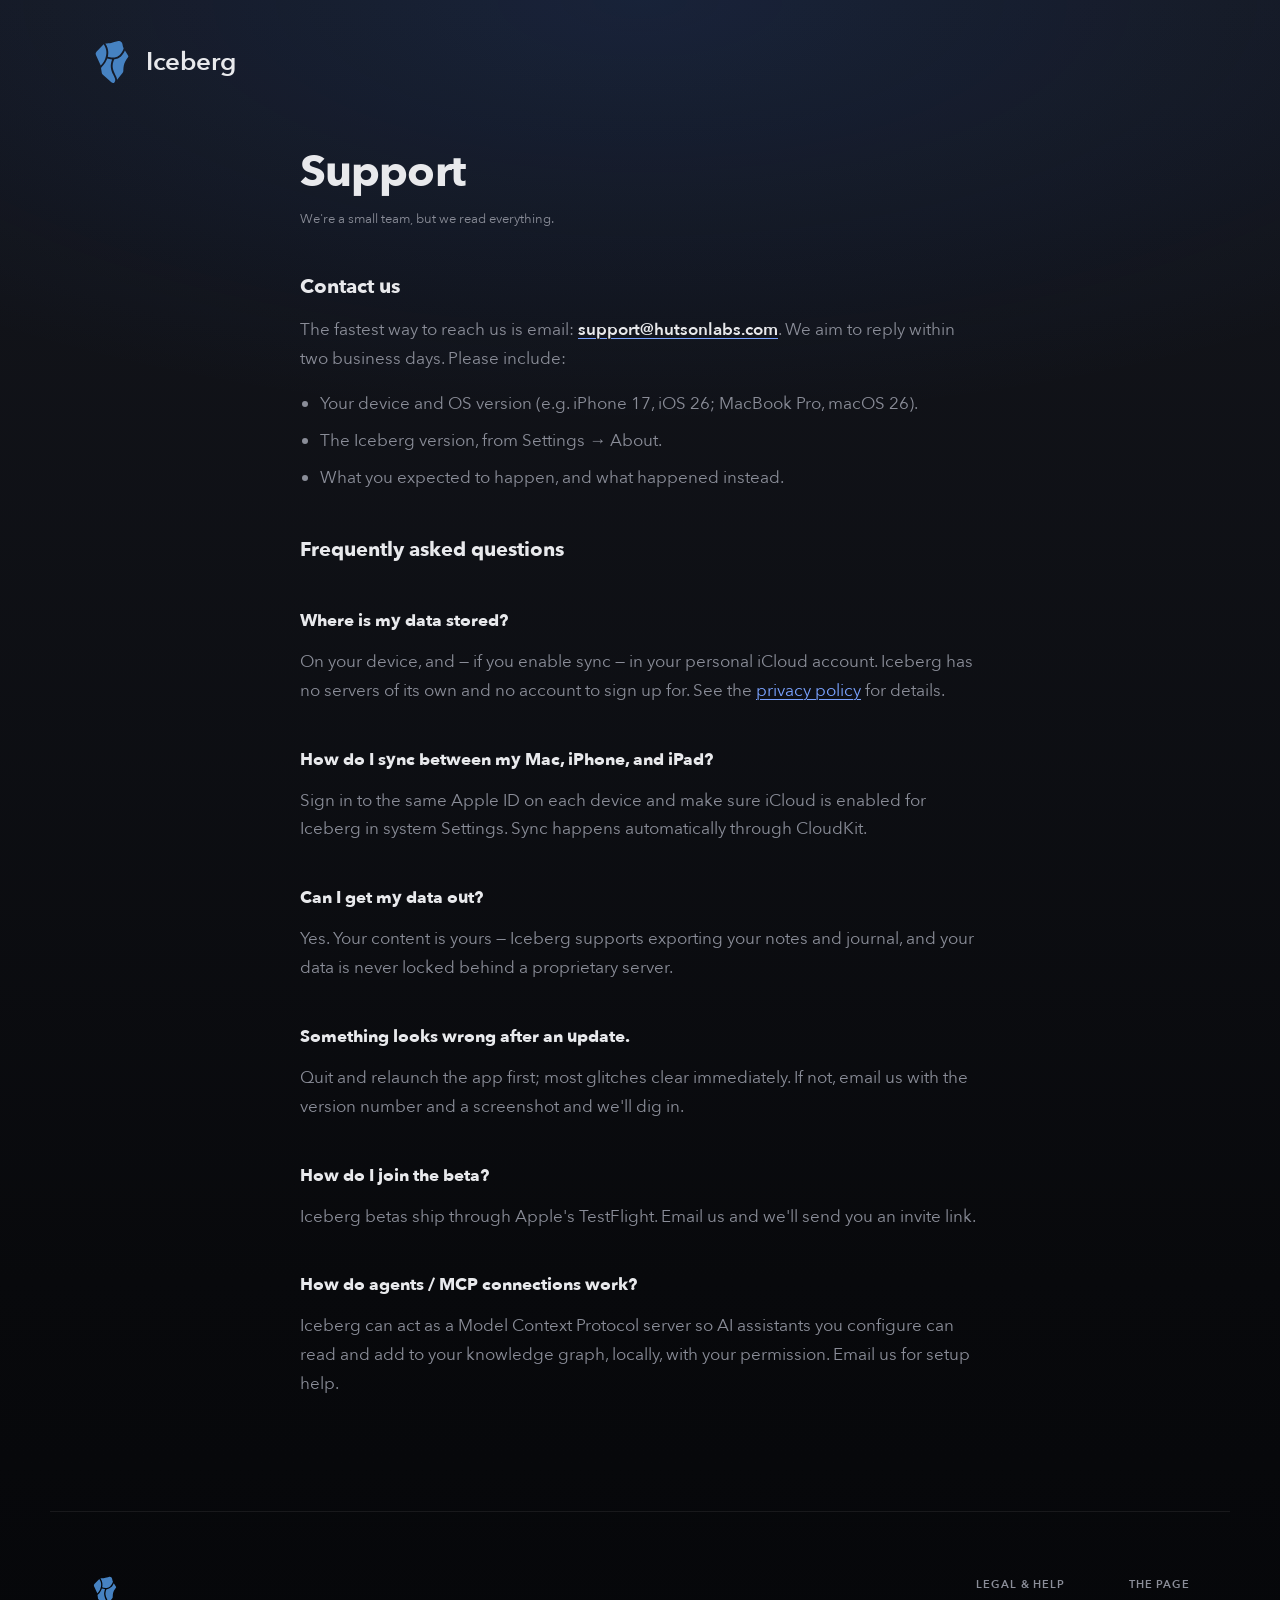
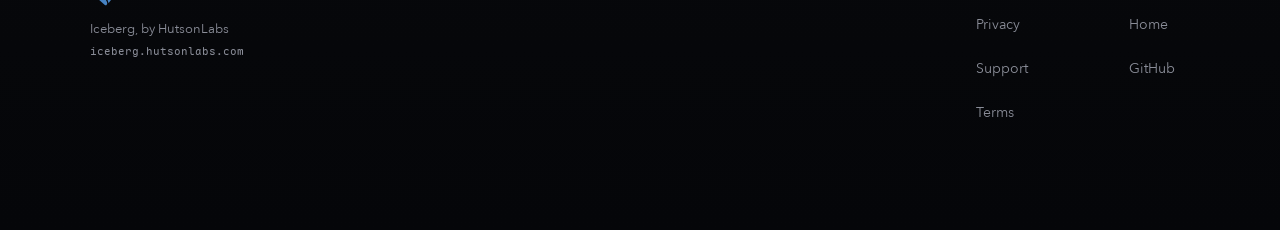
<file: site/support.html>
<!doctype html>
<html lang="en">
  <head>
    <meta charset="utf-8">
    <meta name="viewport" content="width=device-width, initial-scale=1">
    <meta name="color-scheme" content="dark">
    <title>Support — Iceberg</title>
    <meta name="description" content="Support and frequently asked questions for Iceberg.">
    <link rel="icon" type="image/svg+xml" href="assets/favicon.svg">
    <link rel="preload" href="assets/fonts/AvenirNext-Regular.woff2" as="font" type="font/woff2" crossorigin>
    <link rel="stylesheet" href="styles.css">
  </head>
  <body>
    <a class="skiplink" href="#main">Skip to content</a>
    <header class="legal__bar">
      <a class="mark" href="/"><img src="assets/favicon.svg" alt="" width="44" height="44"><span>Iceberg</span></a>
    </header>
    <main class="legal" id="main">
  <h1>Support</h1>
  <p class="updated">We're a small team, but we read everything.</p>

  <h2>Contact us</h2>
  <p>The fastest way to reach us is email: <a href="mailto:support@hutsonlabs.com"><strong>support@hutsonlabs.com</strong></a>. We aim to reply within two business days. Please include:</p>
  <ul>
    <li>Your device and OS version (e.g. iPhone 17, iOS 26; MacBook Pro, macOS 26).</li>
    <li>The Iceberg version, from Settings → About.</li>
    <li>What you expected to happen, and what happened instead.</li>
  </ul>

  <h2>Frequently asked questions</h2>

  <h2 style="font-size:17px">Where is my data stored?</h2>
  <p>On your device, and — if you enable sync — in your personal iCloud account. Iceberg has no servers of its own and no account to sign up for. See the <a href="privacy.html">privacy policy</a> for details.</p>

  <h2 style="font-size:17px">How do I sync between my Mac, iPhone, and iPad?</h2>
  <p>Sign in to the same Apple ID on each device and make sure iCloud is enabled for Iceberg in system Settings. Sync happens automatically through CloudKit.</p>

  <h2 style="font-size:17px">Can I get my data out?</h2>
  <p>Yes. Your content is yours — Iceberg supports exporting your notes and journal, and your data is never locked behind a proprietary server.</p>

  <h2 style="font-size:17px">Something looks wrong after an update.</h2>
  <p>Quit and relaunch the app first; most glitches clear immediately. If not, email us with the version number and a screenshot and we'll dig in.</p>

  <h2 style="font-size:17px">How do I join the beta?</h2>
  <p>Iceberg betas ship through Apple's TestFlight. Email us and we'll send you an invite link.</p>

  <h2 style="font-size:17px">How do agents / MCP connections work?</h2>
  <p>Iceberg can act as a Model Context Protocol server so AI assistants you configure can read and add to your knowledge graph, locally, with your permission. Email us for setup help.</p>
</main>
    <footer class="footer">
      <div class="footer__brand">
        <img src="assets/favicon.svg" alt="" width="30" height="30">
        <p>Iceberg, by HutsonLabs<br><span class="mono">iceberg.hutsonlabs.com</span></p>
      </div>
      <nav class="footer__cols" aria-label="Footer">
        <div class="footer__col">
          <p class="lbl">Legal &amp; help</p>
          <a href="privacy.html">Privacy</a>
          <a href="support.html">Support</a>
          <a href="terms.html">Terms</a>
        </div>
        <div class="footer__col">
          <p class="lbl">The page</p>
          <a href="/">Home</a>
          <a href="https://github.com/HutsonLabs">GitHub</a>
        </div>
      </nav>
    </footer>
  </body>
</html>
</file>
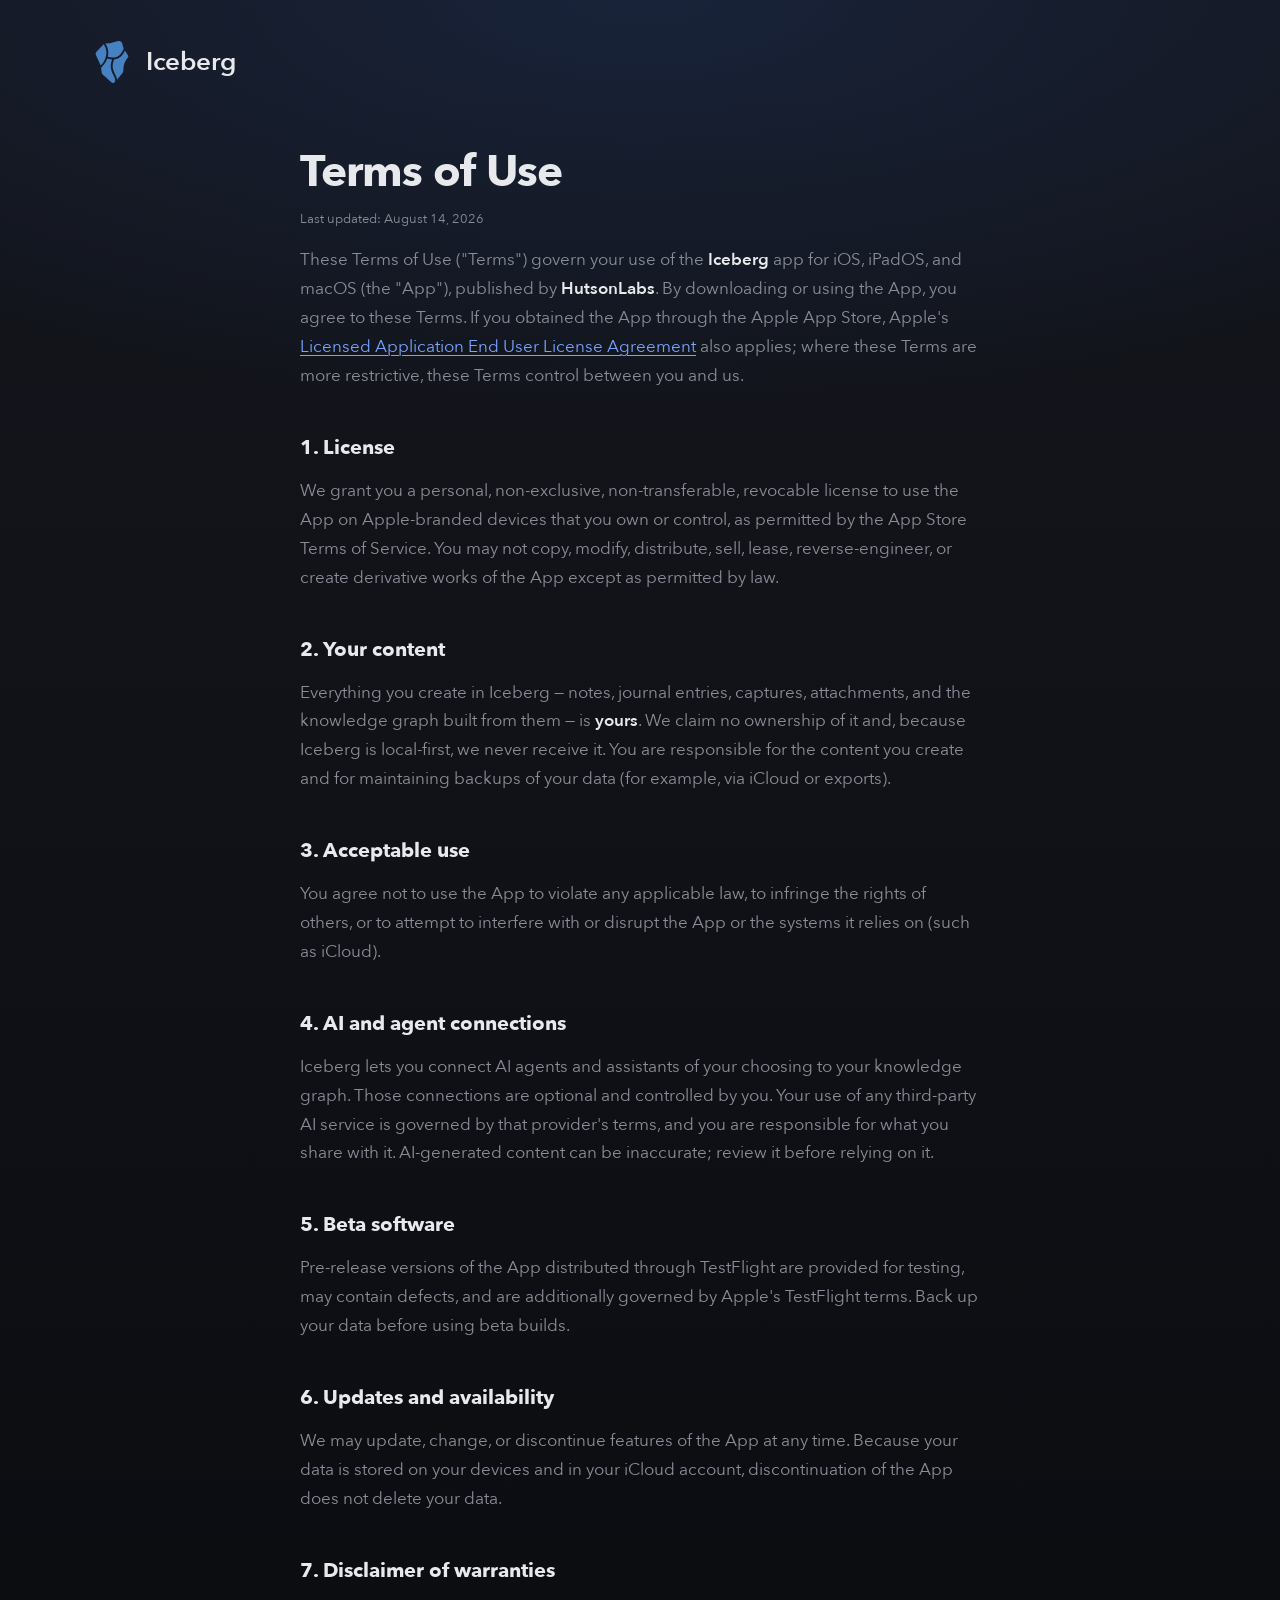
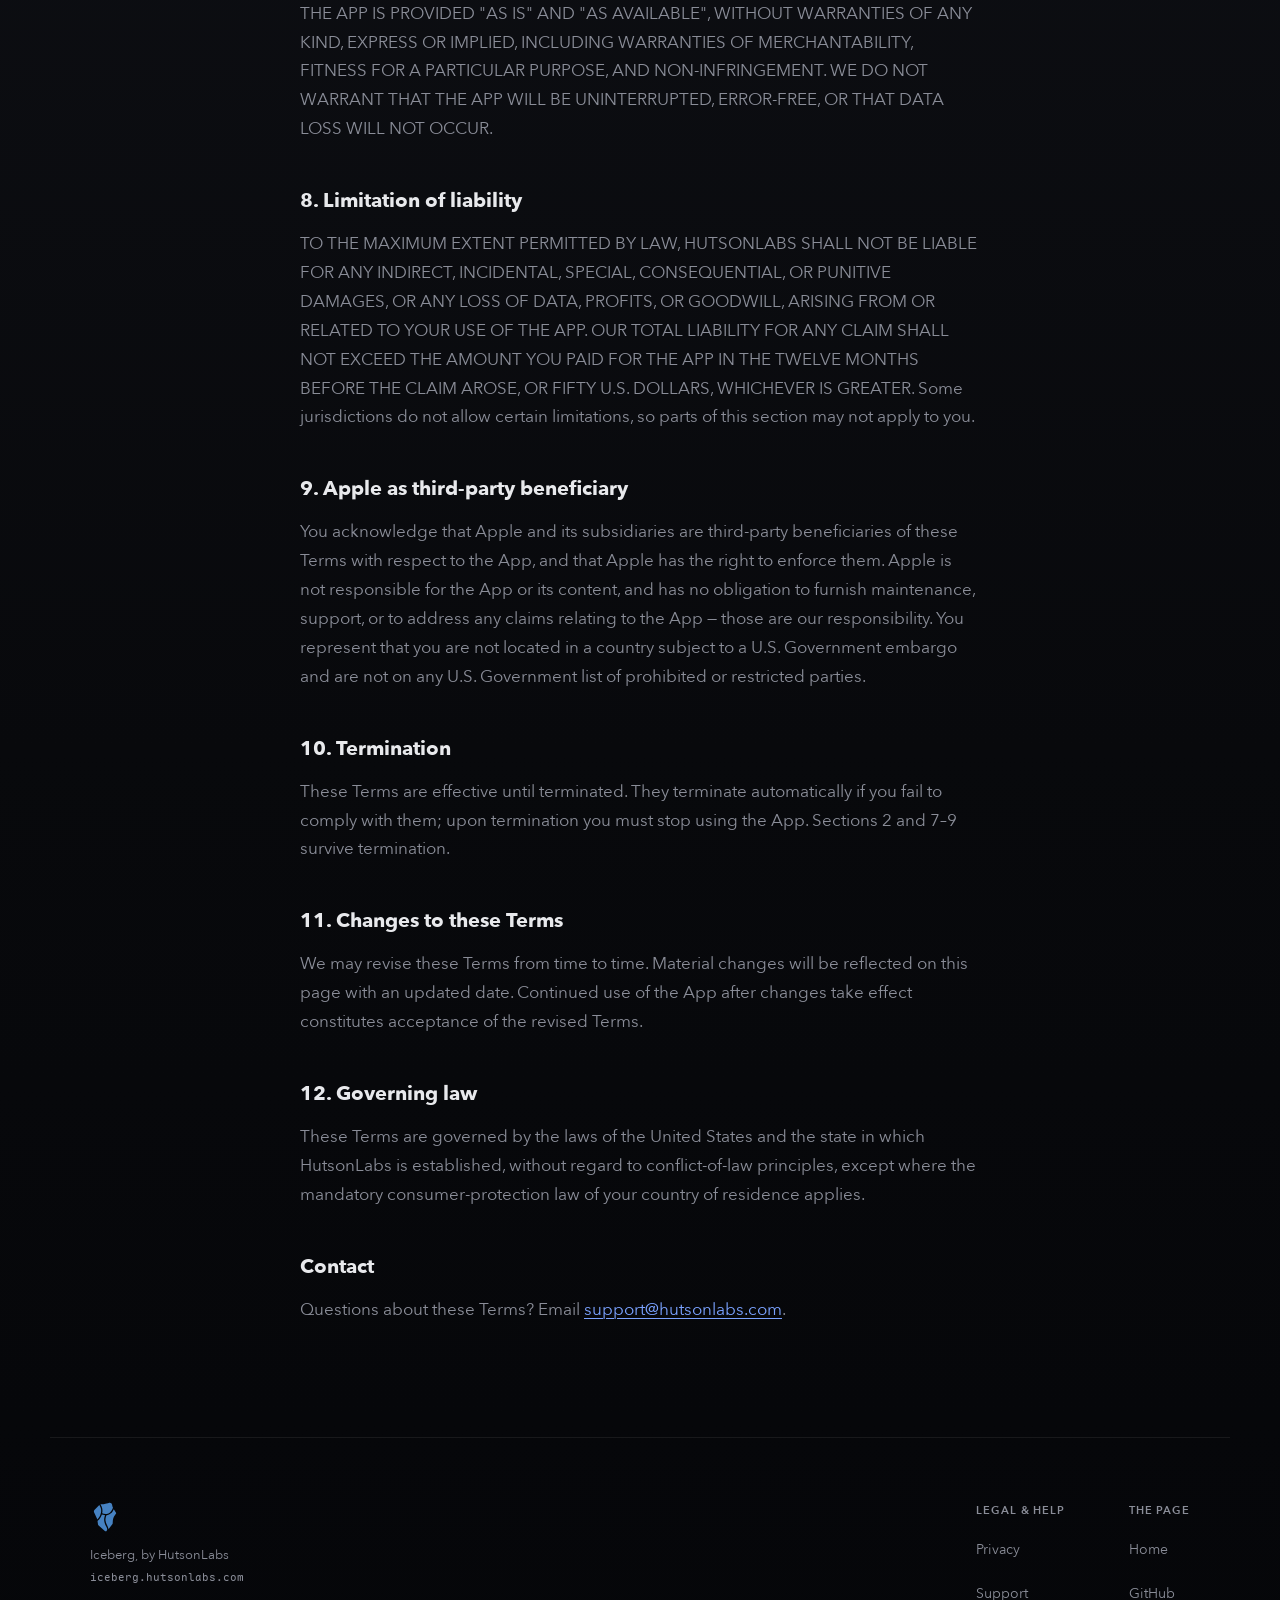
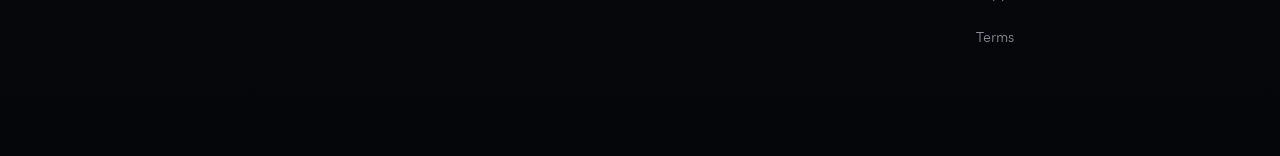
<file: site/terms.html>
<!doctype html>
<html lang="en">
  <head>
    <meta charset="utf-8">
    <meta name="viewport" content="width=device-width, initial-scale=1">
    <meta name="color-scheme" content="dark">
    <title>Terms of Use — Iceberg</title>
    <meta name="description" content="Terms of use for Iceberg by HutsonLabs.">
    <link rel="icon" type="image/svg+xml" href="assets/favicon.svg">
    <link rel="preload" href="assets/fonts/AvenirNext-Regular.woff2" as="font" type="font/woff2" crossorigin>
    <link rel="stylesheet" href="styles.css">
  </head>
  <body>
    <a class="skiplink" href="#main">Skip to content</a>
    <header class="legal__bar">
      <a class="mark" href="/"><img src="assets/favicon.svg" alt="" width="44" height="44"><span>Iceberg</span></a>
    </header>
    <main class="legal" id="main">
  <h1>Terms of Use</h1>
  <p class="updated">Last updated: August 14, 2026</p>

  <p>These Terms of Use ("Terms") govern your use of the <strong>Iceberg</strong> app for iOS, iPadOS, and macOS (the "App"), published by <strong>HutsonLabs</strong>. By downloading or using the App, you agree to these Terms. If you obtained the App through the Apple App Store, Apple's <a href="https://www.apple.com/legal/internet-services/itunes/dev/stdeula/">Licensed Application End User License Agreement</a> also applies; where these Terms are more restrictive, these Terms control between you and us.</p>

  <h2>1. License</h2>
  <p>We grant you a personal, non-exclusive, non-transferable, revocable license to use the App on Apple-branded devices that you own or control, as permitted by the App Store Terms of Service. You may not copy, modify, distribute, sell, lease, reverse-engineer, or create derivative works of the App except as permitted by law.</p>

  <h2>2. Your content</h2>
  <p>Everything you create in Iceberg — notes, journal entries, captures, attachments, and the knowledge graph built from them — is <strong>yours</strong>. We claim no ownership of it and, because Iceberg is local-first, we never receive it. You are responsible for the content you create and for maintaining backups of your data (for example, via iCloud or exports).</p>

  <h2>3. Acceptable use</h2>
  <p>You agree not to use the App to violate any applicable law, to infringe the rights of others, or to attempt to interfere with or disrupt the App or the systems it relies on (such as iCloud).</p>

  <h2>4. AI and agent connections</h2>
  <p>Iceberg lets you connect AI agents and assistants of your choosing to your knowledge graph. Those connections are optional and controlled by you. Your use of any third-party AI service is governed by that provider's terms, and you are responsible for what you share with it. AI-generated content can be inaccurate; review it before relying on it.</p>

  <h2>5. Beta software</h2>
  <p>Pre-release versions of the App distributed through TestFlight are provided for testing, may contain defects, and are additionally governed by Apple's TestFlight terms. Back up your data before using beta builds.</p>

  <h2>6. Updates and availability</h2>
  <p>We may update, change, or discontinue features of the App at any time. Because your data is stored on your devices and in your iCloud account, discontinuation of the App does not delete your data.</p>

  <h2>7. Disclaimer of warranties</h2>
  <p>THE APP IS PROVIDED "AS IS" AND "AS AVAILABLE", WITHOUT WARRANTIES OF ANY KIND, EXPRESS OR IMPLIED, INCLUDING WARRANTIES OF MERCHANTABILITY, FITNESS FOR A PARTICULAR PURPOSE, AND NON-INFRINGEMENT. WE DO NOT WARRANT THAT THE APP WILL BE UNINTERRUPTED, ERROR-FREE, OR THAT DATA LOSS WILL NOT OCCUR.</p>

  <h2>8. Limitation of liability</h2>
  <p>TO THE MAXIMUM EXTENT PERMITTED BY LAW, HUTSONLABS SHALL NOT BE LIABLE FOR ANY INDIRECT, INCIDENTAL, SPECIAL, CONSEQUENTIAL, OR PUNITIVE DAMAGES, OR ANY LOSS OF DATA, PROFITS, OR GOODWILL, ARISING FROM OR RELATED TO YOUR USE OF THE APP. OUR TOTAL LIABILITY FOR ANY CLAIM SHALL NOT EXCEED THE AMOUNT YOU PAID FOR THE APP IN THE TWELVE MONTHS BEFORE THE CLAIM AROSE, OR FIFTY U.S. DOLLARS, WHICHEVER IS GREATER. Some jurisdictions do not allow certain limitations, so parts of this section may not apply to you.</p>

  <h2>9. Apple as third-party beneficiary</h2>
  <p>You acknowledge that Apple and its subsidiaries are third-party beneficiaries of these Terms with respect to the App, and that Apple has the right to enforce them. Apple is not responsible for the App or its content, and has no obligation to furnish maintenance, support, or to address any claims relating to the App — those are our responsibility. You represent that you are not located in a country subject to a U.S. Government embargo and are not on any U.S. Government list of prohibited or restricted parties.</p>

  <h2>10. Termination</h2>
  <p>These Terms are effective until terminated. They terminate automatically if you fail to comply with them; upon termination you must stop using the App. Sections 2 and 7–9 survive termination.</p>

  <h2>11. Changes to these Terms</h2>
  <p>We may revise these Terms from time to time. Material changes will be reflected on this page with an updated date. Continued use of the App after changes take effect constitutes acceptance of the revised Terms.</p>

  <h2>12. Governing law</h2>
  <p>These Terms are governed by the laws of the United States and the state in which HutsonLabs is established, without regard to conflict-of-law principles, except where the mandatory consumer-protection law of your country of residence applies.</p>

  <h2>Contact</h2>
  <p>Questions about these Terms? Email <a href="mailto:support@hutsonlabs.com">support@hutsonlabs.com</a>.</p>
</main>
    <footer class="footer">
      <div class="footer__brand">
        <img src="assets/favicon.svg" alt="" width="30" height="30">
        <p>Iceberg, by HutsonLabs<br><span class="mono">iceberg.hutsonlabs.com</span></p>
      </div>
      <nav class="footer__cols" aria-label="Footer">
        <div class="footer__col">
          <p class="lbl">Legal &amp; help</p>
          <a href="privacy.html">Privacy</a>
          <a href="support.html">Support</a>
          <a href="terms.html">Terms</a>
        </div>
        <div class="footer__col">
          <p class="lbl">The page</p>
          <a href="/">Home</a>
          <a href="https://github.com/HutsonLabs">GitHub</a>
        </div>
      </nav>
    </footer>
  </body>
</html>
</file>
<file: site/styles.css>
/* ============================================================================
   Iceberg — iceberg.hutsonlabs.com
   The page is a water column. Light, contrast, and surface fill all fall off
   with depth; glass floats in it and refracts the berg behind it.
   ==========================================================================*/

/* ---- faces: all self-hosted, no CDN ------------------------------------ */
@font-face{font-family:'Avenir Next';src:url('assets/fonts/AvenirNext-UltraLight.woff2') format('woff2');font-weight:200;font-style:normal;font-display:swap}
@font-face{font-family:'Avenir Next';src:url('assets/fonts/AvenirNext-UltraLightItalic.woff2') format('woff2');font-weight:200;font-style:italic;font-display:swap}
@font-face{font-family:'Avenir Next';src:url('assets/fonts/AvenirNext-Regular.woff2') format('woff2');font-weight:400;font-style:normal;font-display:swap}
@font-face{font-family:'Avenir Next';src:url('assets/fonts/AvenirNext-Italic.woff2') format('woff2');font-weight:400;font-style:italic;font-display:swap}
@font-face{font-family:'Avenir Next';src:url('assets/fonts/AvenirNext-Medium.woff2') format('woff2');font-weight:500;font-style:normal;font-display:swap}
@font-face{font-family:'Avenir Next';src:url('assets/fonts/AvenirNext-MediumItalic.woff2') format('woff2');font-weight:500;font-style:italic;font-display:swap}
@font-face{font-family:'Avenir Next';src:url('assets/fonts/AvenirNext-DemiBold.woff2') format('woff2');font-weight:600;font-style:normal;font-display:swap}
@font-face{font-family:'Avenir Next';src:url('assets/fonts/AvenirNext-DemiBoldItalic.woff2') format('woff2');font-weight:600;font-style:italic;font-display:swap}
@font-face{font-family:'Avenir Next';src:url('assets/fonts/AvenirNext-Bold.woff2') format('woff2');font-weight:700;font-style:normal;font-display:swap}
@font-face{font-family:'Avenir Next';src:url('assets/fonts/AvenirNext-Heavy.woff2') format('woff2');font-weight:800;font-style:normal;font-display:swap}
@font-face{font-family:'Maple Mono';src:url('assets/fonts/MapleMono-NF-Regular.woff2') format('woff2');font-weight:400;font-style:normal;font-display:swap}
@font-face{font-family:'Twemoji Mozilla';src:url('assets/fonts/Twemoji.Mozilla.woff2') format('woff2');font-display:swap}

/* ---- palette: transcribed from the app, extended only by water --------- */
:root{
  --border-card:#262933;
  --text-primary:#E8E9EC; --text-body:#D5D8E0; --text-secondary:#8A8D98;
  --text-faint:#565A66;
  --accent:#3478F6; --accent-hover:#2A67DD; --accent-active:#2456C8;
  --link:#7AA2FF; --link-hover:#A3BFFF;
  --audio:#A18DF0;          /* the voice-memo lavender: a media affordance, not a type */
  --node:#4682C2;           /* the mark's glacial blue — every graph node, one colour */
  --insights-deep:#004280;  /* the deep stop of the app's Insights-card gradient */
  --backdrop-hi:#14161D; --backdrop-lo:#08090C;
  --abyss:#050609;                      /* the floor: backdrop-lo, one rung down */

  /* meaning-bearing — these encode facts about the app, never decoration */
  --type-note:#5B8DEF; --type-journal:#8B7CF6; --type-book:#F0A35E; --type-capture:#2FA79A;
  --rel-supports:#00B170; --rel-cites:#9400C1; --rel-contradicts:#DF001D; --rel-related:#565A66;

  --ink:var(--text-primary); --ink-body:var(--text-body);
  /* The app's text.tertiary (#6B6F7C) lands at 3.6:1 on this ground, so every
     text rung here steps up one and tertiary is not carried at all. */
  --ink-muted:var(--text-secondary); --ink-dim:var(--text-secondary);
  /* the accent rung that carries white text at AA (4.8:1) */
  --accent-ink:var(--accent-hover);
  --ink-on-accent:#fff;
  --hairline-strong:var(--border-card);
  --selection:rgb(52 120 246 / .3);

  --font-ui:'Avenir Next',-apple-system,BlinkMacSystemFont,'Segoe UI',Helvetica,'Twemoji Mozilla',sans-serif;
  --font-mono:'Maple Mono',ui-monospace,'SF Mono',Menlo,monospace;
  --label:11px; --label-ls:.08em;
  --weight-strong:600;

  --s-1:4px; --s-2:8px; --s-3:12px; --s-4:16px; --s-5:20px; --s-6:24px;
  --s-8:32px; --s-10:40px; --s-12:48px; --s-16:64px; --s-20:80px; --s-24:96px;
  --r-chip:999px; --r-button:10px; --r-card:16px; --r-lg:22px;
  --content:1180px; --pad:40px; --pad-md:32px; --pad-sm:20px;
  --target:44px;

  --ease:cubic-bezier(.2,0,.2,1);
  --ease-out:cubic-bezier(.16,1,.3,1);   /* exponential-ish; the page's one curve */
  --dur:160ms; --dur-slow:640ms;

  /* --- the depth ramp. Every station sets --depth 0..4; fill, rim light and
         shadow all fall off with it, so a card at the floor is a card at the
         floor and not a card with a different class. ----------------------*/
  --depth:0;
  --glass-fill:rgb(255 255 255 / calc(.062 - var(--depth) * .0092));
  --glass-rim:calc(.30 - var(--depth) * .045);
  --glass-blur:calc(26px - var(--depth) * 2px);
  --glass-shadow:0 24px 60px -28px rgb(0 0 0 / calc(.55 + var(--depth) * .08));
}

/* ============================ base ====================================== */
*,*::before,*::after{box-sizing:border-box}
body,h1,h2,h3,p,ul,ol,figure,figcaption{margin:0}
ul,ol{padding:0;list-style:none}

html{scroll-behavior:smooth;background:var(--abyss);
  scrollbar-color:var(--border-card) transparent}
body{
  min-height:100vh;
  color:var(--ink-body);font-family:var(--font-ui);font-size:17px;line-height:1.65;
  -webkit-font-smoothing:antialiased;text-rendering:optimizeLegibility;
  caret-color:var(--link);
  /* the water column itself: surface bloom, then a long fall to the floor */
  background:
    radial-gradient(120% 620px at 50% 0%,rgb(52 120 246 / .13),transparent 68%),
    linear-gradient(180deg,
      var(--backdrop-hi) 0%,
      var(--backdrop-lo) 70%,
      var(--abyss) 100%);
  /* NOT background-attachment:fixed — a fixed ramp re-runs identically on every
     screen, so the page never actually gets deeper. This one spans the
     document, which is the whole thesis. */
}
::selection{background:var(--selection);color:var(--ink)}
::-webkit-scrollbar{width:11px;height:11px}
::-webkit-scrollbar-track{background:transparent}
::-webkit-scrollbar-thumb{background:var(--border-card);border-radius:99px;border:3px solid transparent;background-clip:content-box}
::-webkit-scrollbar-thumb:hover{background:var(--text-faint);background-clip:content-box}

a{color:var(--link);text-decoration-thickness:1px;text-underline-offset:3px}
a:hover{color:var(--link-hover)}
:focus-visible{outline:2px solid var(--link);outline-offset:3px;border-radius:4px}
img,svg{display:block}
em{font-style:italic}
strong,b{font-weight:var(--weight-strong);color:var(--ink)}
.mono{font-family:var(--font-mono);font-size:.85em;letter-spacing:0}

.lbl{font-size:var(--label);font-weight:var(--weight-strong);letter-spacing:var(--label-ls);
     text-transform:uppercase;color:var(--ink-muted)}

.skiplink{position:absolute;left:-9999px;top:0;z-index:100}
.skiplink:focus{left:14px;top:14px;padding:11px 18px;border-radius:var(--r-chip);
  background:var(--accent);color:var(--ink-on-accent);font-weight:var(--weight-strong);text-decoration:none}

/* ======================= liquid glass primitive ========================= */
/* A specific effect, used only where something floats in the water: a
   specular top rim that fades round the body, backdrop blur with the
   saturation lift real glass gives, and a shadow with offset and blur. */
.glass{
  position:relative;isolation:isolate;border-radius:var(--r-card);
  background:var(--glass-fill);
  box-shadow:var(--glass-shadow),inset 0 1px 0 rgb(255 255 255 / calc(var(--glass-rim) * .55));
}
@supports (backdrop-filter:blur(1px)) or (-webkit-backdrop-filter:blur(1px)){
  .glass{
    /* the caustic rides in the fill so ::after is free to be the lens */
    background:
      radial-gradient(120% 90px at 22% -6%,rgb(255 255 255 / calc(var(--glass-rim) * .30)),transparent 72%),
      linear-gradient(178deg,rgb(255 255 255 / .045),rgb(255 255 255 / .012) 46%,rgb(0 0 0 / .05));
    -webkit-backdrop-filter:blur(var(--glass-blur)) saturate(1.7);
    backdrop-filter:blur(var(--glass-blur)) saturate(1.7);
  }
}
/* the rim — a 1px gradient stroke, brightest where the light is (top) */
.glass::before{
  content:"";position:absolute;inset:0;border-radius:inherit;padding:1px;pointer-events:none;z-index:2;
  background:linear-gradient(168deg,
    rgb(255 255 255 / var(--glass-rim)) 0%,
    rgb(255 255 255 / calc(var(--glass-rim) * .22)) 34%,
    rgb(122 162 255 / calc(var(--glass-rim) * .16)) 70%,
    rgb(255 255 255 / calc(var(--glass-rim) * .30)) 100%);
  -webkit-mask:linear-gradient(#000 0 0) content-box,linear-gradient(#000 0 0);
  -webkit-mask-composite:xor;mask:linear-gradient(#000 0 0) content-box,linear-gradient(#000 0 0);
  mask-composite:exclude;
}
.glass>*{position:relative;z-index:1}

/* ============================ buttons =================================== */
.btn{
  display:inline-flex;align-items:center;justify-content:center;gap:9px;
  font-family:inherit;font-weight:var(--weight-strong);letter-spacing:-.005em;
  border:0;border-radius:var(--r-button);text-decoration:none;white-space:nowrap;cursor:pointer;
  transition:background var(--dur) var(--ease),color var(--dur) var(--ease),
             box-shadow var(--dur) var(--ease),transform var(--dur) var(--ease);
}
.btn--lg{height:54px;padding:0 26px;font-size:16px}
.btn--sm{height:var(--target);padding:0 18px;font-size:15px}
.btn__meta{font-size:12px;font-weight:400;opacity:.72;letter-spacing:0}
.btn:active{transform:translateY(1px)}

.btn:hover,.btn:focus{color:inherit}
.btn--primary{background:var(--accent-ink);color:var(--ink-on-accent);
  box-shadow:0 10px 26px -12px rgb(36 86 200 / .7),inset 0 1px 0 rgb(255 255 255 / .22)}
.btn--primary:hover,.btn--primary:active{background:var(--accent-active);color:var(--ink-on-accent)}

.btn--glass{color:var(--ink);background:rgb(255 255 255 / .07);
  -webkit-backdrop-filter:blur(14px) saturate(1.5);backdrop-filter:blur(14px) saturate(1.5);
  box-shadow:inset 0 0 0 1px rgb(255 255 255 / .16),inset 0 1px 0 rgb(255 255 255 / .16)}
.btn--glass:hover,.btn--glass:active{background:rgb(255 255 255 / .12);color:var(--ink)}

.btn--inverse{background:#fff;color:var(--accent-active);box-shadow:0 12px 30px -14px rgb(0 0 0 / .6)}
.btn--inverse:hover,.btn--inverse:active{background:rgb(255 255 255 / .9);color:var(--accent-active)}
.btn--outline-inverse{color:#fff;box-shadow:inset 0 0 0 1px rgb(255 255 255 / .45)}
.btn--outline-inverse:hover,.btn--outline-inverse:active{background:rgb(255 255 255 / .12);color:#fff}

/* App Store links before the listing exists: legible, reachable, and honest
   about landing nowhere. Deleting data-prelaunch at launch restores them. */
.btn[data-prelaunch]{opacity:.55;box-shadow:inset 0 0 0 1px rgb(255 255 255 / .1)}
.btn[data-prelaunch]:hover{opacity:.72}
.btn[data-prelaunch] .btn__meta{opacity:1;color:var(--ink-dim)}

/* ============================ chips ===================================== */
/* The app's recipe: the hue at 18% fill, 50% rim, an 8px solid dot. */
.chip{
  display:inline-flex;align-items:center;gap:7px;
  font-size:12.5px;font-weight:500;line-height:1;padding:6px 12px;border-radius:var(--r-chip);
  background:color-mix(in srgb,var(--dot,var(--ink-dim)) 18%,transparent);
  border:1px solid color-mix(in srgb,var(--dot,var(--ink-dim)) 50%,transparent);
  color:var(--ink-body);white-space:nowrap;
}
.chip::before{content:"";width:8px;height:8px;border-radius:99px;background:var(--dot,var(--ink-dim));flex:none}
.chip--note{--dot:var(--type-note)} .chip--journal{--dot:var(--type-journal)}
.chip--book{--dot:var(--type-book)} .chip--capture{--dot:var(--type-capture)}
.chip--supports{--dot:var(--rel-supports)} .chip--cites{--dot:var(--rel-cites)}
.chip--contradicts{--dot:var(--rel-contradicts)}

/* legend chips are real controls */
label.chip{cursor:pointer;user-select:none;transition:opacity var(--dur) var(--ease),background var(--dur) var(--ease)}
label.chip input{position:absolute;opacity:0;width:0;height:0}
label.chip:hover{background:color-mix(in srgb,var(--dot) 27%,transparent)}
label.chip:has(input:not(:checked)){opacity:.38;background:transparent}
label.chip:has(input:focus-visible){outline:2px solid var(--link);outline-offset:3px}

.dot{width:7px;height:7px;border-radius:99px;background:var(--ink-dim);flex:none}
.dot--live{background:var(--rel-supports);box-shadow:0 0 0 4px rgb(0 177 112 / .18)}

/* ============================ icons ===================================== */
.ico{width:19px;height:19px;fill:none;stroke:currentColor;stroke-width:1.5;
     stroke-linecap:round;stroke-linejoin:round;flex:none}

/* ============================= dock ===================================== */
.dock{
  position:fixed;z-index:60;right:22px;bottom:22px;
  display:flex;align-items:center;gap:var(--s-4);
  padding:9px 9px 9px var(--s-5);border-radius:var(--r-chip);
  background:rgb(20 22 29 / .72);
  -webkit-backdrop-filter:blur(30px) saturate(1.9);backdrop-filter:blur(30px) saturate(1.9);
  box-shadow:0 26px 60px -24px rgb(0 0 0 / .85),inset 0 0 0 1px rgb(255 255 255 / .12),
             inset 0 1px 0 rgb(255 255 255 / .2);
  transition:opacity var(--dur-slow) var(--ease-out),transform var(--dur-slow) var(--ease-out);
}
/* While the graph stage is on screen the dock drops its status line: the
   collision it used to cause was a width problem, and moving it to the other
   corner only put it over the beat headings instead. */
.dock[data-compact=true]{padding-left:var(--s-3)}
.dock[data-compact=true] .dock__line{display:none}
.dock[data-state=hidden]{opacity:0;transform:translateY(26px);pointer-events:none}
.dock__brand{display:flex;flex:none}
.dock__line{font-size:14px;font-weight:500;color:var(--ink);white-space:nowrap}
.dock__actions{display:flex;gap:var(--s-2)}
.dock .btn--sm{height:40px;padding:0 15px;font-size:14px}

/* ============================= hero ===================================== */
.hero{position:relative;padding:var(--s-24) var(--pad) var(--s-20);overflow:hidden}
.hero__sky{
  position:absolute;inset:0 0 auto;height:520px;pointer-events:none;
  background:
    radial-gradient(58% 300px at 50% 0%,rgb(122 162 255 / .10),transparent 70%),
    radial-gradient(30% 160px at 78% 8%,rgb(255 255 255 / .035),transparent 70%);
}
.hero__inner{
  position:relative;z-index:2;max-width:var(--content);margin:0 auto;
  display:grid;grid-template-columns:minmax(0,1.08fr) minmax(0,.92fr);
  gap:var(--s-24) var(--s-16);align-items:center;
}
.hero__copy{display:flex;flex-direction:column;align-items:flex-start;gap:var(--s-6)}
.mark{display:flex;align-items:center;gap:var(--s-3)}
.mark img{width:44px;height:44px}
.mark span{font-size:26px;font-weight:var(--weight-strong);letter-spacing:-.015em;color:var(--ink)}

.hero__h1{
  font-size:clamp(38px,4.7vw,64px);line-height:1.06;letter-spacing:-.03em;
  font-weight:var(--weight-strong);color:var(--ink);text-wrap:pretty;
}
.hero__h1 em{font-style:italic;font-weight:400;color:var(--link-hover)}
.hero__lead{font-size:19px;line-height:1.6;color:var(--ink-body);max-width:52ch}
.hero__lead strong{color:var(--ink-body)}
.hero__actions{display:flex;flex-wrap:wrap;gap:var(--s-3)}
.hero__facts{display:flex;flex-wrap:wrap;gap:var(--s-3) var(--s-6);font-size:14px;color:var(--ink-dim)}
.hero__facts li{display:flex;align-items:center;gap:var(--s-2)}

/* ---- the on-ramps: five real surfaces, each wearing its own chrome ----- */
.ramps{display:grid;grid-template-columns:repeat(2,minmax(0,1fr));gap:var(--s-3);
  align-content:center;isolation:isolate}
.ramp{
  position:relative;overflow:hidden;
  padding:var(--s-4) var(--s-5) var(--s-5);display:flex;flex-direction:column;gap:var(--s-2);
}
.ramp--share{grid-column:1 / -1;padding-top:var(--s-5)}
.ramp__chrome{display:flex;align-items:center;gap:var(--s-2);color:var(--ink);
  font-weight:var(--weight-strong);font-size:15px;letter-spacing:-.008em}
.ramp figcaption{font-size:13.5px;line-height:1.5;color:var(--ink-dim)}

/* share sheet — it is a sheet, so it gets a sheet's grabber */
.ramp__grab{position:absolute;left:50%;top:7px;transform:translateX(-50%);
  width:34px;height:4px;border-radius:99px;background:rgb(255 255 255 / .22)}
.ramp--share .ramp__chrome{color:var(--link)}
.ramp__tag{margin-left:auto;font-size:12px;font-weight:600;letter-spacing:-.005em;
  color:var(--ink-on-accent);background:var(--accent-ink);padding:4px 10px;border-radius:var(--r-chip)}

/* web clipper — the thing it captures is a URL, so show one */
.ramp--clip .ramp__chrome{color:var(--type-capture)}

.ramp__url{font-family:var(--font-mono);font-size:11.5px;letter-spacing:0;color:var(--ink-muted);
  padding:5px 10px;border-radius:7px;background:rgb(255 255 255 / .06);
  white-space:nowrap;overflow:hidden;text-overflow:ellipsis}

/* voice memo — a live recorder, so it meters and it counts */
.ramp--voice .ramp__chrome{color:var(--audio)}
.ramp__rec{display:flex;align-items:center;gap:var(--s-3)}
.ramp__wave{display:flex;align-items:center;gap:2.5px;height:18px;flex:1;overflow:hidden}
.ramp__wave i{width:2px;height:4px;border-radius:2px;background:var(--audio);opacity:.45;
  animation:vu 1.1s var(--ease) 7 alternate both;animation-delay:calc(var(--n,0) * 90ms)}
.ramp__wave i:nth-child(2n){--n:1} .ramp__wave i:nth-child(3n){--n:2}
.ramp__wave i:nth-child(4n){--n:3} .ramp__wave i:nth-child(5n){--n:4}
.ramp__time{font-family:var(--font-mono);font-size:11.5px;color:var(--audio);letter-spacing:0;flex:none}
@keyframes vu{to{height:14px;opacity:.9}}

/* scan — a viewfinder, so it gets the viewfinder's corners */
.ramp__frame{position:absolute;inset:var(--s-3);border-radius:9px;pointer-events:none;
  background:
    linear-gradient(currentColor,currentColor) 0 0/12px 1px no-repeat,
    linear-gradient(currentColor,currentColor) 0 0/1px 12px no-repeat,
    linear-gradient(currentColor,currentColor) 100% 0/12px 1px no-repeat,
    linear-gradient(currentColor,currentColor) 100% 0/1px 12px no-repeat,
    linear-gradient(currentColor,currentColor) 0 100%/12px 1px no-repeat,
    linear-gradient(currentColor,currentColor) 0 100%/1px 12px no-repeat,
    linear-gradient(currentColor,currentColor) 100% 100%/12px 1px no-repeat,
    linear-gradient(currentColor,currentColor) 100% 100%/1px 12px no-repeat;
  color:rgb(240 163 94 / .5)}
.ramp--scan .ramp__chrome{color:var(--type-book)}
.ramp--scan{padding-left:var(--s-6);padding-right:var(--s-6)}

/* home screen — a widget tile, so it shows what the widget shows */
.ramp--widget .ramp__chrome{color:var(--type-journal)}
.ramp__streak{display:flex;align-items:center;gap:4px;font-size:11.5px;color:var(--ink-dim)}
.ramp__streak i{width:11px;height:11px;border-radius:3px;background:rgb(255 255 255 / .08)}
.ramp__streak i.on{background:color-mix(in srgb,var(--type-journal) 72%,transparent)}
.ramp__streak span{margin-left:var(--s-2)}

/* ---- the tip ---------------------------------------------------------- */
/* =========================== the crossing =============================== */
.waterline{position:relative;height:0;z-index:3}
.waterline__glass{
  position:absolute;left:0;right:0;top:-2px;height:88px;pointer-events:none;
  -webkit-backdrop-filter:blur(7px) saturate(1.5) brightness(1.08);
  backdrop-filter:blur(7px) saturate(1.5) brightness(1.08);
  -webkit-mask-image:linear-gradient(180deg,transparent,#000 26%,#000 44%,transparent);
  mask-image:linear-gradient(180deg,transparent,#000 26%,#000 44%,transparent);
  border-top:1px solid rgb(160 195 255 / .42);
  background:linear-gradient(180deg,rgb(200 224 255 / .09),rgb(0 66 128 / .1) 40%,transparent);
}
.waterline__line{
  position:absolute;left:50%;top:26px;transform:translateX(-50%);
  margin:0;max-width:min(92vw,34ch);text-align:center;
  font-size:clamp(15px,1.5vw,18px);font-weight:500;letter-spacing:.01em;
  color:rgb(200 220 255 / .62);text-shadow:0 1px 20px rgb(0 0 0 / .6);
}

/* ============================ stations ================================== */
main{position:relative;z-index:2;display:flex;flex-direction:column;
     gap:var(--s-24);padding:150px 0 var(--s-24)}
.station{max-width:var(--content);margin:0 auto;width:100%;padding:0 var(--pad);
  display:flex;flex-direction:column;gap:var(--s-10)}
[data-depth="1"]{--depth:1} [data-depth="2"]{--depth:2}
[data-depth="3"]{--depth:3} [data-depth="4"]{--depth:4}

.station__head{max-width:62ch;display:flex;flex-direction:column;gap:var(--s-4)}
.station__head h2,.deep h2{
  font-size:clamp(30px,3.6vw,46px);line-height:1.1;letter-spacing:-.028em;
  font-weight:var(--weight-strong);color:var(--ink);text-wrap:balance;
}
.station__head p{font-size:17.5px;line-height:1.65;color:var(--ink-muted);max-width:66ch}
.fineprint{font-size:13px;color:var(--ink-dim);max-width:60ch}

/* ---- station 1: capture → note ---------------------------------------- */
.landing{display:grid;grid-template-columns:minmax(0,1fr) auto minmax(0,1.18fr);
  gap:var(--s-6);align-items:center}
.landing__arrow{color:var(--ink-dim);width:96px}
.landing__arrow svg{width:100%;height:24px;fill:none;stroke:currentColor;stroke-width:1.5;
  stroke-linecap:round;stroke-linejoin:round;opacity:.55}

.capture,.note{padding:var(--s-6);display:flex;flex-direction:column;gap:var(--s-3)}
.capture__head,.note__head{display:flex;align-items:center;justify-content:space-between;gap:var(--s-3)}
.capture__head time,.note__meta{font-size:13px;color:var(--ink-dim)}
.capture__title,.note__title{font-size:20px;font-weight:var(--weight-strong);
  letter-spacing:-.015em;color:var(--ink);line-height:1.25}
.capture__body{font-size:16px;line-height:1.6;color:var(--ink-body);
  border-left:1px solid color-mix(in srgb,var(--type-capture) 55%,transparent);padding-left:var(--s-4)}
.capture__src{font-family:var(--font-mono);font-size:12px;color:var(--ink-dim);letter-spacing:0}
.note__body{font-size:16px;line-height:1.7;color:var(--ink-body);max-width:52ch}
.wikilink{color:var(--link);text-decoration:none;border-bottom:1px solid rgb(122 162 255 / .35)}
.wikilink:hover{border-bottom-color:var(--link-hover)}
.note__links{display:flex;flex-wrap:wrap;align-items:center;gap:var(--s-2);
  padding-top:var(--s-3);margin-top:var(--s-1);border-top:1px solid rgb(255 255 255 / .07)}

/* ---- station 2: the sticky stage -------------------------------------- */
.deep{max-width:var(--content);margin:0 auto;width:100%;padding:0 var(--pad);
  display:grid;grid-template-columns:minmax(0,1fr) minmax(0,1.02fr);gap:var(--s-16);align-items:start}
.deep__stage{position:sticky;top:max(4vh,40px);order:2}
.stage{padding:var(--s-4);display:flex;flex-direction:column;gap:var(--s-3);border-radius:var(--r-lg)}
.stage__bar{display:flex;align-items:center;justify-content:space-between;gap:var(--s-3);flex-wrap:wrap}
.legend{display:flex;flex-wrap:wrap;gap:var(--s-2)}
.stage__hint{font-size:12px;color:var(--ink-dim);white-space:nowrap;
  transition:opacity var(--dur-slow) var(--ease-out)}

.graph{width:100%;height:auto;touch-action:pan-y;overflow:visible}
/* Default state is the finished graph — the markup is the graph. Only once
   app.js has taken over does anything hide, so a blocked script leaves a
   complete picture rather than an empty frame. */
.graph__edges line{stroke-width:2;stroke-linecap:round;opacity:.5;
  transition:opacity 420ms var(--ease-out),stroke-width var(--dur) var(--ease)}
.graph--staged .graph__edges line{opacity:0}
.graph--staged .graph__edges line.on{opacity:.5}
.graph__edges line.lit{stroke-width:3.5;opacity:.95;filter:drop-shadow(0 0 5px currentColor)}
.graph__nodes g{cursor:grab;opacity:1;transition:opacity 420ms var(--ease-out)}
.graph--staged .graph__nodes g{opacity:0}
.graph--staged .graph__nodes g.on{opacity:1}
.graph__nodes g.dragging{cursor:grabbing}
.graph__nodes g.muted{opacity:.13}
.graph__nodes circle{transition:r 260ms var(--ease-out)}
.graph__nodes text{font-family:var(--font-ui);font-size:11.5px;font-weight:500;
  fill:var(--ink-muted);text-anchor:middle;pointer-events:none;paint-order:stroke;
  stroke:rgb(8 9 12 / .8);stroke-width:3px}
/* the agent's answer, traced on the graph: the cited path stays lit and
   everything else falls back into the water */
.graph.lighting .graph__nodes g:not(.lit){opacity:.22}
.graph.lighting .graph__edges line:not(.lit){opacity:.1}
.graph__nodes g.lit text{fill:var(--ink);font-weight:600}
.graph__nodes g.lit circle{stroke:#fff;stroke-width:2.5;
  filter:drop-shadow(0 0 9px rgb(255 255 255 / .55))}
.graph__edges line.lit{opacity:1}
.graph__nodes g.arriving circle{stroke:rgb(255 255 255 / .75);stroke-width:2}

/* the agent's answer, over the stage */
.answer{display:flex;flex-direction:column;gap:var(--s-3);
  padding:var(--s-4) var(--s-2) var(--s-1);
  border-top:1px solid rgb(255 255 255 / .1)}
.answer[hidden]{display:none}
.answer p{font-size:14.5px;line-height:1.6;margin-top:var(--s-1)}
.answer__q p{color:var(--ink)}
.answer__a p{color:var(--ink-muted)}
.answer__a b{color:var(--ink);cursor:default;border-bottom:1px dashed rgb(255 255 255 / .3)}

.deep__beats{order:1;display:flex;flex-direction:column;
  gap:min(30vh,260px);padding:min(16vh,150px) 0 min(30vh,280px)}
/* The active beat is marked by the rule beside it, never by fading the copy:
   dimmed body text is a contrast failure wearing a scroll effect. */
.beat{position:relative;display:flex;flex-direction:column;gap:var(--s-4);padding-left:var(--s-6)}
.beat::before{content:"";position:absolute;left:0;top:.2em;bottom:.4em;width:1px;
  background:var(--hairline-strong);transition:background 420ms var(--ease-out)}
.beat.active::before{background:var(--ink-muted)}
.beat h3{font-size:clamp(24px,2.5vw,32px);line-height:1.15;letter-spacing:-.022em;
  font-weight:var(--weight-strong);color:var(--ink);text-wrap:balance}
.beat p{font-size:17px;line-height:1.65;color:var(--ink-muted);max-width:56ch}
.beat__cue{font-size:14px !important;color:var(--link) !important}
.beat__note{font-size:14.5px !important;color:var(--ink-dim) !important;
  padding-left:var(--s-4);border-left:1px solid rgb(255 255 255 / .1)}

/* ---- station 3: the refusals ------------------------------------------ */
.station--wide{max-width:var(--content)}
.refusals{display:grid;grid-template-columns:repeat(2,minmax(0,1fr));
  gap:1px;background:rgb(255 255 255 / .07);
  border-radius:var(--r-lg);overflow:hidden;box-shadow:0 0 0 1px rgb(255 255 255 / .07)}
.refusals li{padding:var(--s-10) var(--s-8);background:rgb(10 12 17 / .55);
  -webkit-backdrop-filter:blur(14px);backdrop-filter:blur(14px);
  display:flex;flex-direction:column;gap:var(--s-3);counter-increment:none}
.refusals h3{font-size:22px;font-weight:var(--weight-strong);letter-spacing:-.018em;
  color:var(--ink);line-height:1.2;position:relative;padding-left:34px}
.refusals h3::before{
  content:"";position:absolute;left:0;top:.34em;width:20px;height:20px;border-radius:99px;
  background:
    linear-gradient(45deg,transparent 44%,var(--rel-contradicts) 44% 56%,transparent 56%),
    linear-gradient(-45deg,transparent 44%,var(--rel-contradicts) 44% 56%,transparent 56%);
  opacity:.85;
}
.refusals p{font-size:15.5px;line-height:1.65;color:var(--ink-muted);padding-left:34px}

/* ---- the floor -------------------------------------------------------- */
.platforms{display:grid;grid-template-columns:repeat(2,minmax(0,1fr));gap:var(--s-5)}
.platform{padding:var(--s-8);display:flex;flex-direction:column;gap:var(--s-3)}
.platform h3{font-size:24px;font-weight:var(--weight-strong);letter-spacing:-.02em;color:var(--ink)}
.platform__spec{font-family:var(--font-mono);font-size:12px;color:var(--ink-dim);letter-spacing:0}
.platform p{font-size:15.5px;line-height:1.65;color:var(--ink-muted)}
.platform__actions{margin-top:auto;padding-top:var(--s-4);display:flex;flex-wrap:wrap;gap:var(--s-2)}

.close{
  position:relative;margin-top:var(--s-8);padding:var(--s-16) 0 0;
  border-top:1px solid rgb(255 255 255 / .1);
  display:flex;flex-direction:column;gap:var(--s-4);align-items:flex-start;
}
.close h3{font-size:clamp(30px,4vw,52px);font-weight:var(--weight-strong);
  letter-spacing:-.03em;line-height:1.05;color:var(--ink);text-wrap:balance;max-width:16ch}
.close p{font-size:17px;line-height:1.6;color:var(--ink-muted);max-width:58ch}
.close__actions{display:flex;flex-wrap:wrap;gap:var(--s-3);padding-top:var(--s-4)}

/* ============================= footer =================================== */
.footer{position:relative;z-index:2;max-width:var(--content);margin:0 auto;width:100%;
  padding:var(--s-16) var(--pad) var(--s-24);
  display:flex;gap:var(--s-16);flex-wrap:wrap;align-items:flex-start;
  border-top:1px solid rgb(255 255 255 / .07)}
.footer__brand{display:flex;flex-direction:column;gap:var(--s-3)}
.footer__brand p{font-size:13px;line-height:1.7;color:var(--ink-dim)}
.footer__cols{display:flex;gap:var(--s-16);margin-left:auto;flex-wrap:wrap}
.footer__col{display:flex;flex-direction:column}
.footer__col .lbl{margin-bottom:var(--s-2)}
.footer__col a{display:inline-flex;align-items:center;min-height:var(--target);
  font-size:14px;color:var(--ink-muted);text-decoration:none}
.footer__col a:hover{color:var(--ink)}

/* =========================== responsive ================================= */
@media (max-width:1180px){
  :root{--pad:var(--pad-md)}
  .hero__inner{gap:var(--s-16) var(--s-10)}
  .deep{gap:var(--s-10)}
}
@media (max-width:960px){
  .hero{padding-top:var(--s-16)}
  .hero__inner{grid-template-columns:1fr}
  .ramps{grid-template-columns:repeat(2,minmax(0,1fr))}
  .landing{grid-template-columns:1fr;gap:var(--s-4)}
  .landing__arrow{width:24px;justify-self:center;transform:rotate(90deg)}
  .refusals{grid-template-columns:1fr}
  .platforms{grid-template-columns:1fr}
  /* the stage stops being a companion and becomes the section's headpiece */
  .deep{display:flex;flex-direction:column;gap:var(--s-6);align-items:stretch}
  /* a stretched flex item has no room to stick — it is already as tall as
     its container */
  /* opaque: a translucent pinned panel lets the copy scroll through it */
  .deep__stage{position:sticky;top:0;order:0;z-index:4;
    padding:var(--s-4) var(--pad) var(--s-3);
    margin:0 calc(var(--pad) * -1);background:var(--backdrop-lo);
    box-shadow:0 18px 30px -22px rgb(0 0 0 / .9)}
  .deep__beats{order:1;padding:var(--s-10) 0 0;gap:min(38vh,300px)}
  .graph{max-height:34vh}
  /* inline under its beat, not inside the pinned stage */
  .beat > .answer{margin-top:var(--s-2)}
}
@media (max-width:720px){
  :root{--pad:var(--pad-sm)}
  body{font-size:16px}
  main{gap:var(--s-20);padding-top:120px}
  .station{gap:var(--s-8)}
  /* Every rung tightened so a drawn on-ramp clears the fold at 390x844 — the
     first screen has to carry some of the world, not just the proposition. */
  .hero{padding-top:var(--s-6)}
  .hero__inner{gap:var(--s-6)}
  .hero__copy{gap:var(--s-3)}
  .hero__h1{font-size:clamp(33px,9vw,44px);line-height:1.08}
  .hero__lead{font-size:17px;line-height:1.55}
  .hero__facts{gap:2px var(--s-3);font-size:12.5px;line-height:1.5}
  .btn--lg{height:50px;font-size:15px}
  .ramps{grid-template-columns:1fr}
  .ramp--share{grid-column:auto}
  .hero__actions .btn{flex:1 1 100%}
  .refusals li{padding:var(--s-8) var(--s-6)}
  .close{padding:var(--s-10) var(--s-6)}
  .close__actions .btn{flex:1 1 100%}
  .footer{gap:var(--s-10);padding-top:var(--s-12)}
  .footer__cols{gap:var(--s-10);margin-left:0}
  /* A full-width bar covers a whole line of copy when it is summoned; the
     same compact right-anchored pill used at desktop covers a line's tail at
     worst. */
  .dock{left:auto;right:var(--s-3);bottom:var(--s-3);padding:7px 7px 7px var(--s-3)}
  .dock[data-state=hidden]{transform:translateY(26px)}
  .dock__line{display:none}
  .dock .btn--sm{height:38px;padding:0 13px;font-size:13.5px}
  /* the Mac beta link is the least useful control on a phone, and it still
     lives in "Get it." and in the footer */
  .dock__actions .btn[data-launch-link="testflight-mac"]{display:none}
}

/* ============================ motion opt-out ============================ */
@media (prefers-reduced-motion:reduce){
  html{scroll-behavior:auto}
  *,*::before,*::after{animation-duration:1ms !important;animation-iteration-count:1 !important;
    transition-duration:1ms !important}
  .beat{opacity:1}
  .ramp__wave i{height:11px}
}

/* ===================== legal & support pages ============================ */
/* privacy.html / support.html / terms.html — the App Store listing URLs.
   Plain reading pages: one 68ch column, the page's own tokens only. */
.legal__bar{position:relative;z-index:2;max-width:var(--content);margin:0 auto;width:100%;
  padding:var(--s-10) var(--pad) 0}
.legal__bar .mark{text-decoration:none}
.legal{display:block;max-width:calc(68ch + 2 * var(--pad));margin:0 auto;
  padding:var(--s-16) var(--pad) var(--s-24);color:var(--ink-muted);line-height:1.7}
.legal h1{color:var(--ink);font-size:clamp(32px,5vw,44px);line-height:1.1;letter-spacing:-.02em;
  margin-bottom:var(--s-3)}
.legal h2{color:var(--ink);font-size:20px;margin:var(--s-10) 0 var(--s-3)}
.legal p,.legal ul,.legal ol{margin-bottom:var(--s-4)}
.legal ul{padding-left:1.2em;list-style:disc}
.legal ol{padding-left:1.2em;list-style:decimal}
.legal li{margin-bottom:var(--s-2)}
.legal strong{color:var(--ink);font-weight:var(--weight-strong)}
.legal .updated{font-size:13px;color:var(--ink-dim)}
</file>
